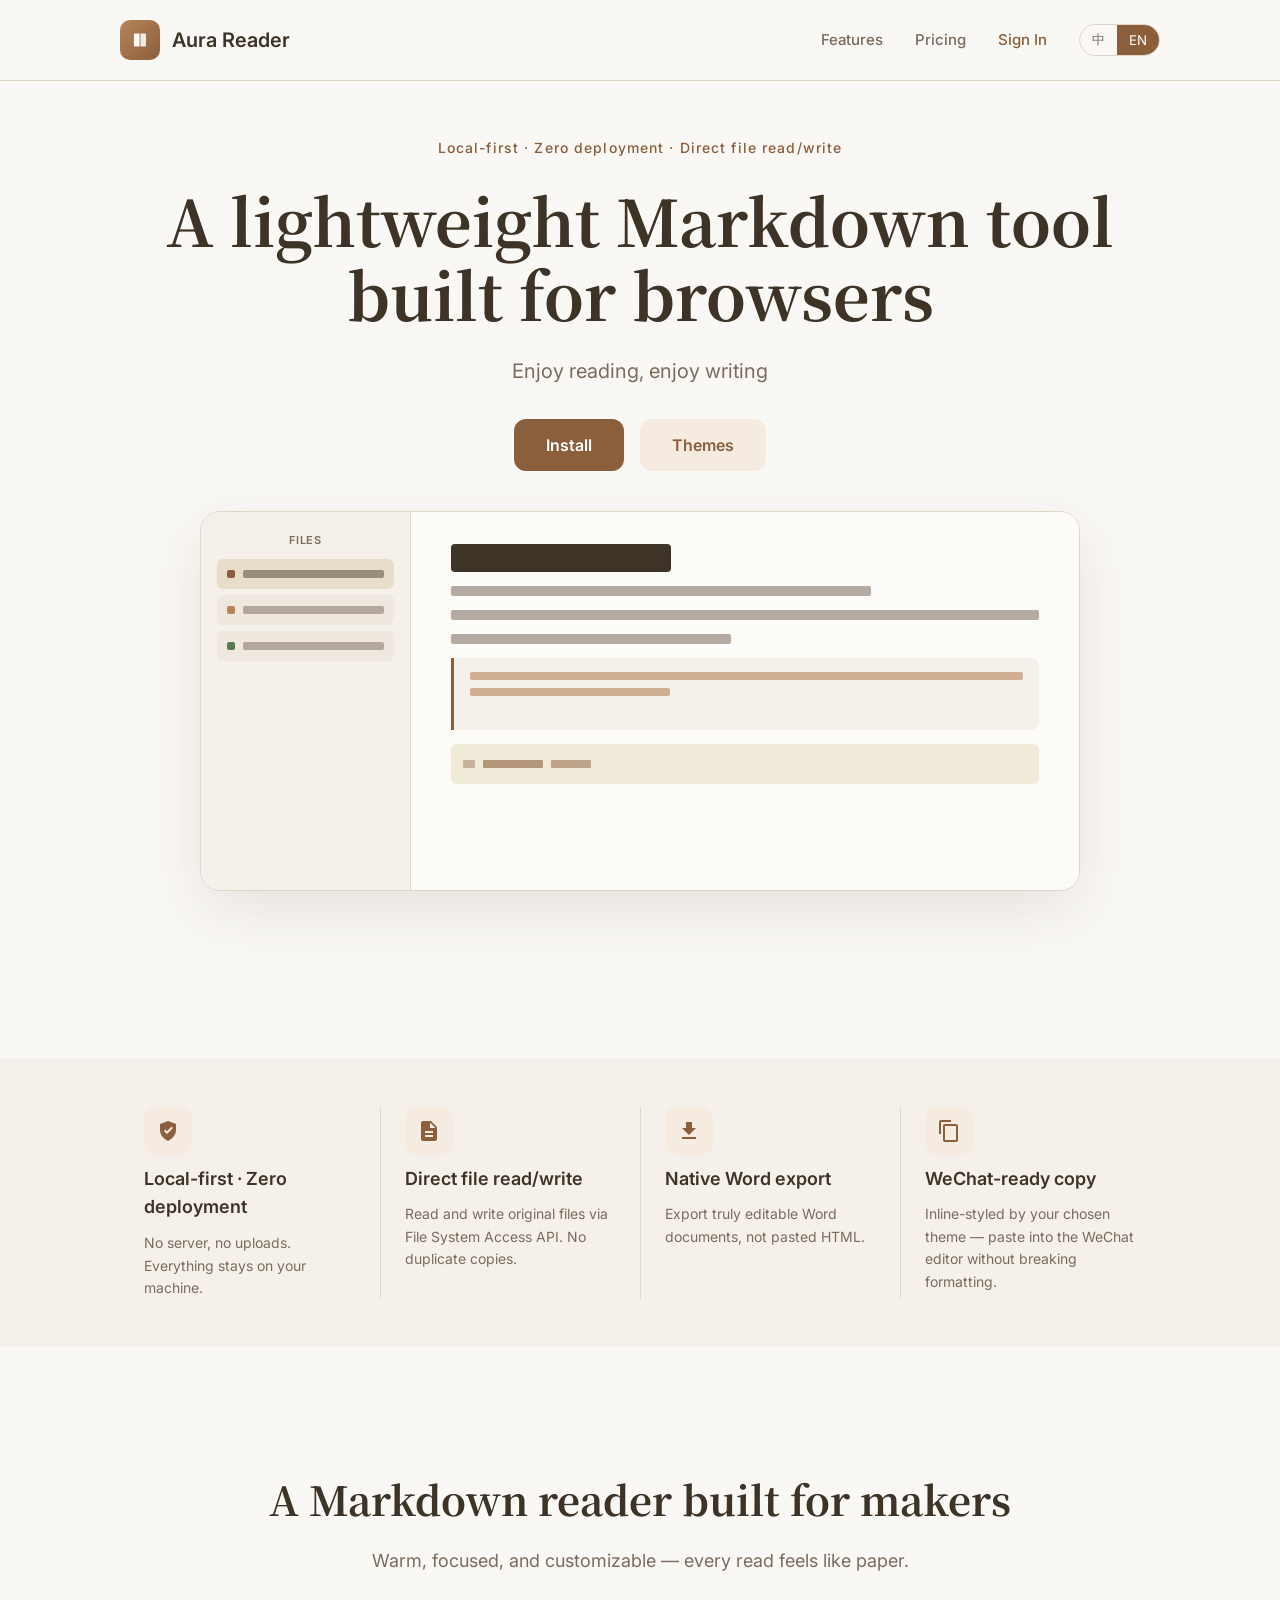
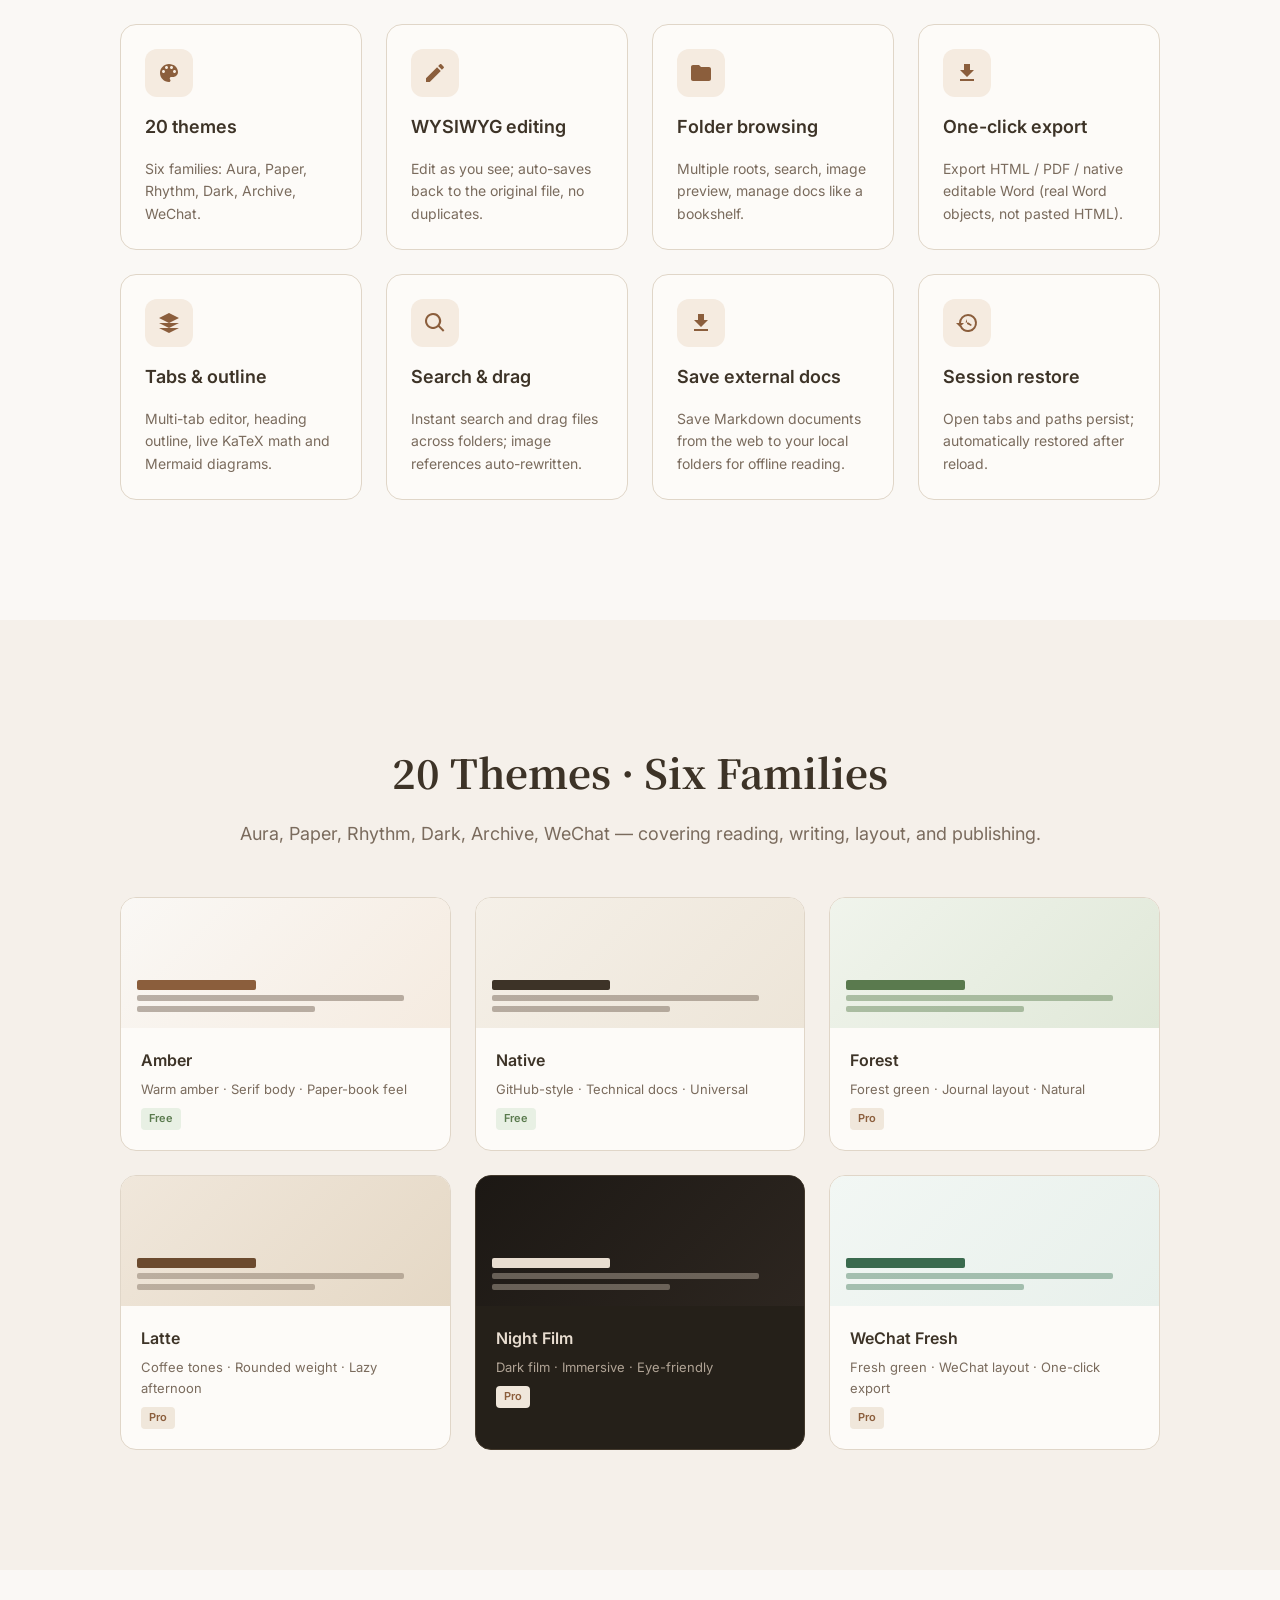
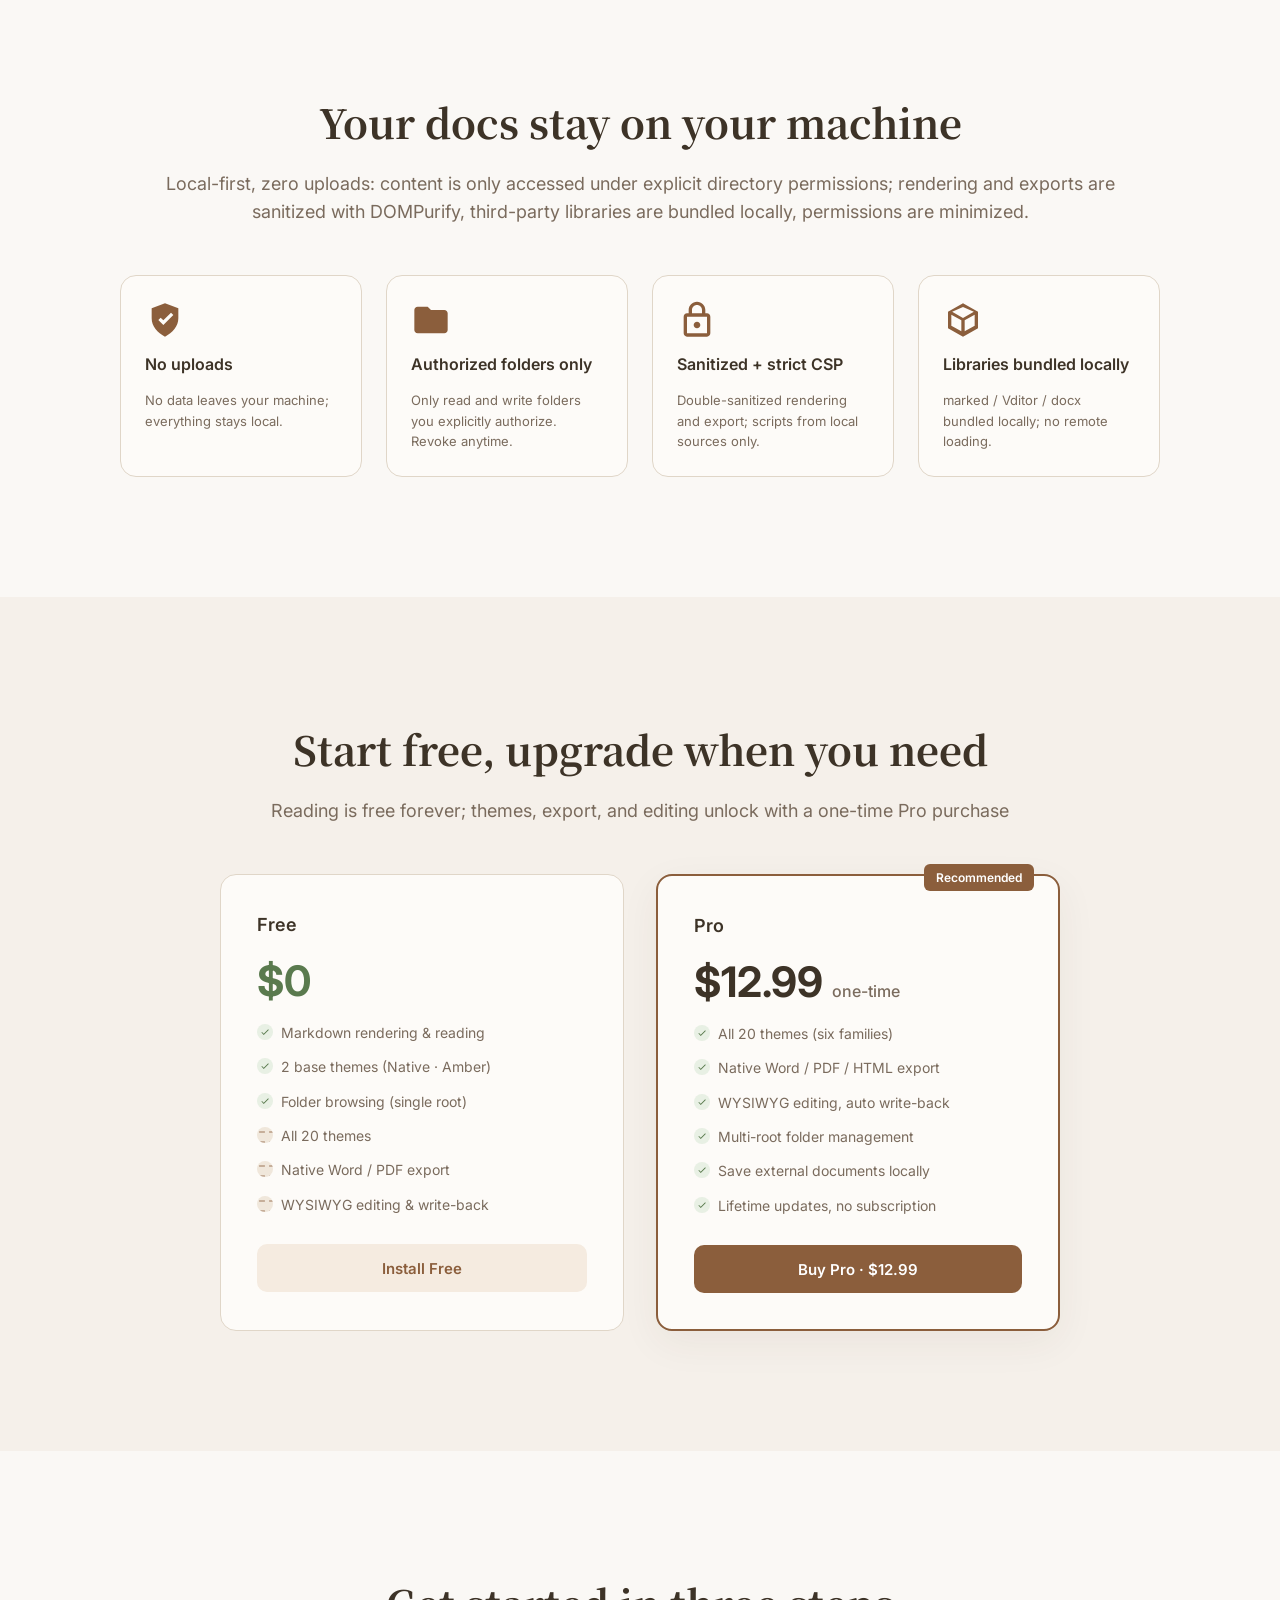
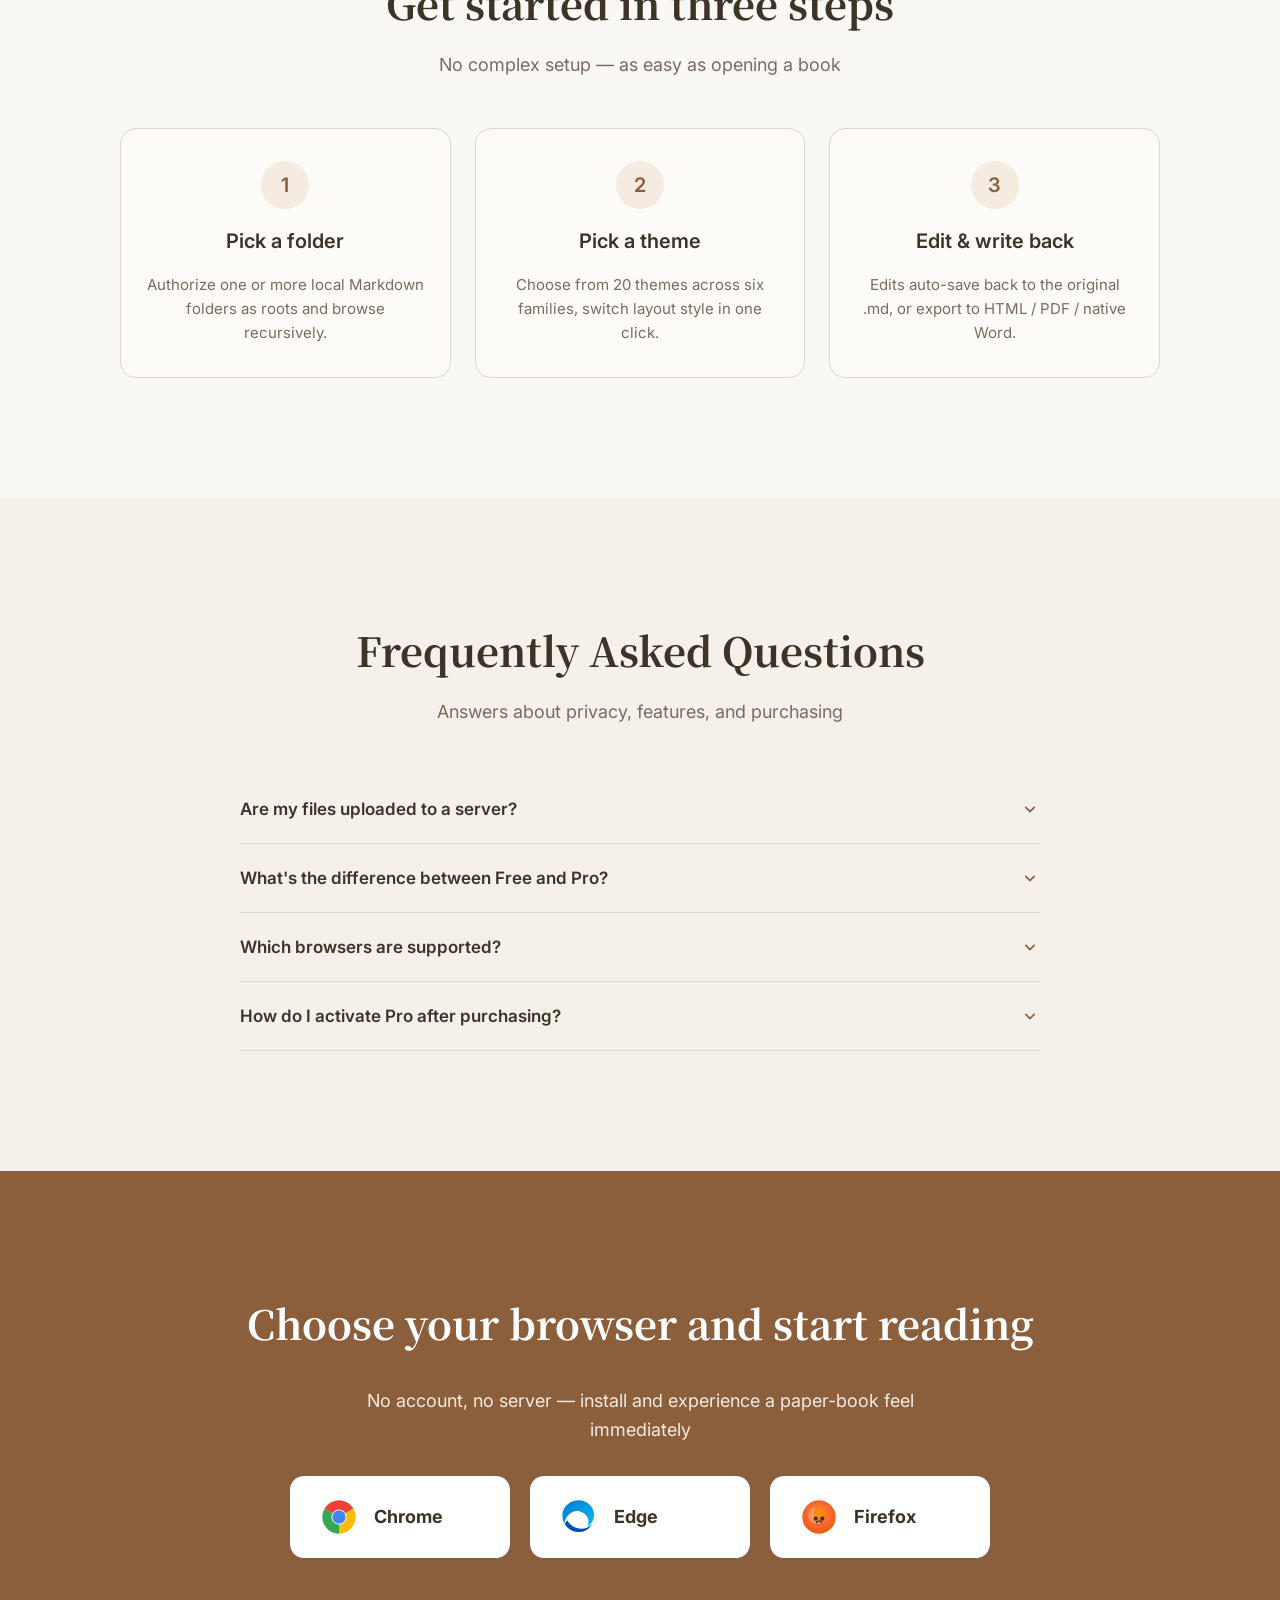
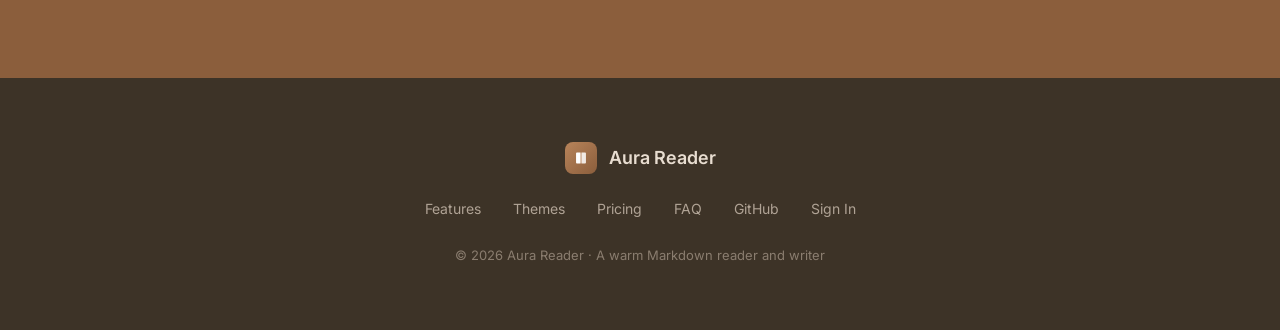
<file: index.html>
<!DOCTYPE html>
<html lang="en">
<head>
<meta charset="UTF-8">
<meta name="viewport" content="width=device-width, initial-scale=1.0">
<title>Aura Reader — 境相阅读 · A warm Markdown reader & writer</title>
<meta name="description" content="Local-first Markdown reader & writer. 20 themes, native Word export, direct file read/write. No server, no uploads.">
<link rel="preconnect" href="https://fonts.googleapis.com">
<link rel="preconnect" href="https://fonts.gstatic.com" crossorigin>
<link href="https://fonts.googleapis.com/css2?family=Inter:wght@400;500;600;700&family=Noto+Serif+SC:wght@600;700&display=swap" rel="stylesheet">
<style>
  :root{
    --bg:#faf8f5; --bg-alt:#f5f0ea; --primary:#8b5e3c; --primary-light:#b8845a;
    --primary-dim:#a07456; --text-dark:#3d3327; --text-muted:#7a6b5d; --card:#fdfbf8;
    --border:#e0d6c8; --border-light:#ede5d8;
    --night-bg:#252019; --night-deep:#1c1814; --night-text:#e8ddd0; --night-muted:#b0a395;
    --accent-green:#5a7a4e; --accent-blue:#4a6a8a;
    --radius:16px; --radius-sm:10px; --shadow:0 12px 40px rgba(60,50,35,.06);
    --shadow-lg:0 20px 60px rgba(60,50,35,.10);
    --serif:"Noto Serif SC",Georgia,serif; --sans:"Inter",-apple-system,"Segoe UI",Roboto,sans-serif;
  }
  *{margin:0;padding:0;box-sizing:border-box}
  html{scroll-behavior:smooth}
  body{font-family:var(--sans);background:var(--bg);color:var(--text-dark);line-height:1.6;-webkit-font-smoothing:antialiased}
  .wrap{max-width:1440px;margin:0 auto;padding:0 120px}
  a{text-decoration:none;color:inherit}
  button{font-family:var(--sans)}

  /* ---------- Nav ---------- */
  nav{position:sticky;top:0;z-index:50;background:rgba(250,248,245,.92);backdrop-filter:blur(8px);border-bottom:1px solid var(--border)}
  .nav-inner{display:flex;align-items:center;justify-content:space-between;height:80px}
  .brand{display:flex;align-items:center;gap:12px}
  .brand .logo{width:40px;height:40px;border-radius:10px;background:linear-gradient(135deg,#b8845a,#8b5e3c);display:flex;align-items:center;justify-content:center;flex-shrink:0}
  .brand .name{font-weight:600;font-size:20px;color:var(--text-dark)}
  .nav-links{display:flex;align-items:center;gap:32px}
  .nav-links a{font-size:15px;font-weight:500;color:var(--text-muted);transition:color .2s}
  .nav-links a:hover{color:var(--primary)}
  .nav-login{color:var(--primary)!important;font-weight:600}
  .lang-switch{display:flex;border:1px solid var(--border);border-radius:20px;overflow:hidden;font-size:13px;font-weight:600}
  .lang-switch button{border:none;background:transparent;padding:6px 12px;cursor:pointer;color:var(--text-muted);font-family:var(--sans)}
  .lang-switch button.active{background:var(--primary);color:#fff}
  .btn-install{background:var(--primary);color:#fff;border:none;border-radius:8px;height:40px;padding:0 20px;font-size:14px;font-weight:600;cursor:pointer;font-family:var(--sans);transition:opacity .2s}
  .btn-install:hover{opacity:.9}

  /* ---------- Hero ---------- */
  .hero{padding:48px 0 120px;text-align:center;display:flex;flex-direction:column;align-items:center;gap:24px}
  .eyebrow{font-size:14px;font-weight:500;letter-spacing:.08em;color:var(--primary);margin-top:8px}
  .hero h1{font-family:var(--serif);font-weight:700;font-size:64px;line-height:1.15;color:var(--text-dark);max-width:960px}
  .hero .sub{font-size:20px;color:var(--text-muted);max-width:760px;white-space:pre-line}
  .cta-row{display:flex;gap:16px;margin-top:8px}
  .btn-primary{background:var(--primary);color:#fff;border:none;border-radius:12px;height:52px;padding:0 32px;font-size:16px;font-weight:600;cursor:pointer;font-family:var(--sans);transition:opacity .2s}
  .btn-primary:hover{opacity:.9}
  .btn-ghost{background:#f5ebe0;color:var(--primary);border:none;border-radius:12px;height:52px;padding:0 32px;font-size:16px;font-weight:600;cursor:pointer;font-family:var(--sans);transition:background .2s}
  .btn-ghost:hover{background:#efe2d3}
  .reader-mock{width:880px;max-width:100%;height:380px;background:#fff;border:1px solid var(--border);border-radius:20px;display:flex;overflow:hidden;box-shadow:var(--shadow-lg);margin-top:16px;margin-bottom:48px}
  .reader-mock .sidebar{width:210px;background:#f5f0ea;padding:20px 16px;display:flex;flex-direction:column;gap:6px;border-right:1px solid var(--border)}
  .reader-mock .sidebar .sb-title{font-size:11px;font-weight:600;color:var(--text-muted);text-transform:uppercase;letter-spacing:.06em;margin-bottom:4px}
  .reader-mock .file{height:30px;border-radius:6px;display:flex;align-items:center;padding:0 10px;gap:8px}
  .reader-mock .file .dot{width:8px;height:8px;border-radius:2px;flex-shrink:0}
  .reader-mock .file.a{background:#e8ddc9}
  .reader-mock .file.a .dot{background:var(--primary)}
  .reader-mock .file.b,.reader-mock .file.c{background:#efe8df}
  .reader-mock .file.b .dot{background:var(--primary-light)}
  .reader-mock .file.c .dot{background:var(--accent-green)}
  .reader-mock .file span.lbl{height:8px;background:var(--text-muted);border-radius:2px;flex:1;opacity:.5}
  .reader-mock .file.a span.lbl{opacity:.7}
  .reader-mock .content{flex:1;background:#fdfbf8;padding:32px 40px;display:flex;flex-direction:column;gap:14px}
  .reader-mock .h1{width:220px;height:28px;background:var(--text-dark);border-radius:4px}
  .reader-mock .p{height:10px;background:var(--text-muted);border-radius:2px;opacity:.55}
  .reader-mock .p.short{width:280px}
  .reader-mock .p.mid{width:420px}
  .reader-mock .quote{height:72px;background:#f5f0ea;border-left:3px solid var(--primary);border-radius:0 8px 8px 0;padding:14px 16px;display:flex;flex-direction:column;gap:8px}
  .reader-mock .quote span{height:8px;background:var(--primary-light);border-radius:2px;width:100%;opacity:.6}
  .reader-mock .quote span.s{width:200px}
  .reader-mock .code{height:40px;background:#f0ead8;border-radius:6px;display:flex;align-items:center;gap:8px;padding:0 12px}
  .reader-mock .code .ln{width:12px;height:8px;background:var(--primary);border-radius:1px;opacity:.4}
  .reader-mock .code .ln:nth-child(2){width:60px;opacity:.6}
  .reader-mock .code .ln:nth-child(3){width:40px;opacity:.5}

  /* ---------- Diff banner ---------- */
  .diff{background:var(--bg-alt);padding:48px 0}
  .diff-grid{display:grid;grid-template-columns:repeat(4,1fr)}
  .diff-item{padding:0 24px;display:flex;flex-direction:column;gap:10px}
  .diff-item + .diff-item{border-left:1px solid var(--border)}
  .diff-ico{width:48px;height:48px;border-radius:12px;background:#f5ebe0;display:flex;align-items:center;justify-content:center}
  .diff-item h3{font-size:18px;font-weight:600;color:var(--text-dark)}
  .diff-item p{font-size:14px;color:var(--text-muted)}

  /* ---------- Section shells ---------- */
  section.block{padding:120px 0}
  .block.alt{background:var(--bg-alt)}
  .sec-head{text-align:center;max-width:960px;margin:0 auto 48px;display:flex;flex-direction:column;gap:16px}
  .sec-head h2{font-family:var(--serif);font-weight:700;font-size:40px;color:var(--text-dark)}
  .sec-head p{font-size:18px;color:var(--text-muted)}

  /* ---------- Feature cards ---------- */
  .card-grid{display:grid;grid-template-columns:repeat(4,1fr);gap:24px}
  .card{background:var(--card);border:1px solid var(--border);border-radius:var(--radius);padding:24px;display:flex;flex-direction:column;gap:16px;transition:border-color .2s,box-shadow .2s}
  .card:hover{border-color:var(--primary-light);box-shadow:var(--shadow)}
  .card .ico{width:48px;height:48px;border-radius:12px;background:#f5ebe0;display:flex;align-items:center;justify-content:center}
  .card h3{font-size:18px;font-weight:600;color:var(--text-dark)}
  .card p{font-size:14px;color:var(--text-muted)}

  /* ---------- Theme cards ---------- */
  .theme-grid{display:grid;grid-template-columns:repeat(3,1fr);gap:24px}
  .theme-card{background:var(--card);border:1px solid var(--border);border-radius:var(--radius);overflow:hidden;display:flex;flex-direction:column;transition:border-color .2s,box-shadow .2s}
  .theme-card:hover{border-color:var(--primary-light);box-shadow:var(--shadow)}
  .theme-card .swatch{height:130px;display:flex;align-items:flex-end;padding:16px}
  .theme-card .swatch .sample{width:100%;display:flex;flex-direction:column;gap:5px}
  .theme-card .swatch .sample .bar{height:6px;border-radius:2px}
  .theme-card .swatch .sample .bar.title{height:10px;width:40%}
  .theme-card .swatch .sample .bar.body{width:90%}
  .theme-card .swatch .sample .bar.body.short{width:60%}
  .theme-card.dark{background:var(--night-bg);border-color:#43392c}
  .theme-card .meta{padding:20px}
  .theme-card h3{font-size:16px;font-weight:600;color:var(--text-dark);margin-bottom:6px}
  .theme-card.dark h3{color:var(--night-text)}
  .theme-card .meta p{font-size:13px;color:var(--text-muted)}
  .theme-card.dark .meta p{color:var(--night-muted)}
  .theme-badge{display:inline-block;font-size:11px;font-weight:600;padding:2px 8px;border-radius:4px;margin-top:8px}
  .theme-badge.free{background:#e8f0e4;color:var(--accent-green)}
  .theme-badge.pro{background:#f0e7db;color:var(--primary)}

  /* ---------- Privacy ---------- */
  .trust-grid{display:grid;grid-template-columns:repeat(4,1fr);gap:24px}
  .trust{background:var(--card);border:1px solid var(--border);border-radius:var(--radius);padding:24px;display:flex;flex-direction:column;gap:12px}
  .trust .ico{width:40px;height:40px}
  .trust h3{font-size:16px;font-weight:600;color:var(--text-dark)}
  .trust p{font-size:13px;color:var(--text-muted)}

  /* ---------- Steps ---------- */
  .steps-grid{display:grid;grid-template-columns:repeat(3,1fr);gap:24px}
  .step{background:var(--card);border:1px solid var(--border);border-radius:var(--radius);padding:32px 24px;display:flex;flex-direction:column;align-items:center;gap:16px;text-align:center}
  .step .num{width:48px;height:48px;border-radius:24px;background:#f5ebe0;display:flex;align-items:center;justify-content:center;font-size:20px;font-weight:600;color:var(--primary)}
  .step h3{font-size:20px;font-weight:600;color:var(--text-dark)}
  .step p{font-size:15px;color:var(--text-muted)}

  /* ---------- Pricing ---------- */
  .price-grid{display:grid;grid-template-columns:1fr 1fr;gap:32px;max-width:840px;margin:0 auto}
  .price-card{background:var(--card);border:1px solid var(--border);border-radius:var(--radius);padding:36px;display:flex;flex-direction:column;gap:20px;position:relative}
  .price-card.pro{border-color:var(--primary);border-width:2px;box-shadow:var(--shadow)}
  .price-tag{position:absolute;top:-12px;right:24px;background:var(--primary);color:#fff;font-size:12px;font-weight:600;padding:4px 12px;border-radius:6px}
  .price-plan{font-size:18px;font-weight:600;color:var(--text-dark)}
  .price-amount{font-size:42px;font-weight:700;color:var(--text-dark);line-height:1}
  .price-amount .unit{font-size:16px;font-weight:500;color:var(--text-muted)}
  .price-amount .free{color:var(--accent-green)}
  .price-feat{list-style:none;display:flex;flex-direction:column;gap:12px}
  .price-feat li{font-size:14px;color:var(--text-muted);display:flex;align-items:flex-start;gap:8px}
  .price-feat li::before{content:"";width:16px;height:16px;border-radius:50%;background:#e8f0e4;flex-shrink:0;margin-top:2px;background-image:url("data:image/svg+xml,%3Csvg width='10' height='10' viewBox='0 0 24 24' fill='none' xmlns='http://www.w3.org/2000/svg'%3E%3Cpath d='M9 16.2L4.8 12l-1.4 1.4L9 19 21 7l-1.4-1.4z' fill='%235a7a4e'/%3E%3C/svg%3E");background-repeat:no-repeat;background-position:center}
  .price-feat li.no::before{background:#f0e7db;background-image:url("data:image/svg+xml,%3Csvg width='10' height='10' viewBox='0 0 24 24' fill='none' xmlns='http://www.w3.org/2000/svg'%3E%3Cpath d='M19 13H5v-2h14v2z' fill='%238b5e3c'/%3E%3C/svg%3E")}
  .price-btn{margin-top:8px;height:48px;border-radius:10px;border:none;font-size:15px;font-weight:600;cursor:pointer;font-family:var(--sans);transition:opacity .2s}
  .price-btn.free-btn{background:#f5ebe0;color:var(--primary)}
  .price-btn.pro-btn{background:var(--primary);color:#fff}
  .price-btn:hover{opacity:.9}

  /* ---------- FAQ ---------- */
  .faq-list{max-width:800px;margin:0 auto;display:flex;flex-direction:column;gap:0}
  .faq-item{border-bottom:1px solid var(--border)}
  .faq-q{width:100%;text-align:left;background:none;border:none;padding:24px 0;font-size:17px;font-weight:600;color:var(--text-dark);cursor:pointer;display:flex;justify-content:space-between;align-items:center;font-family:var(--sans)}
  .faq-q .arrow{width:20px;height:20px;transition:transform .2s;flex-shrink:0;color:var(--primary)}
  .faq-q.open .arrow{transform:rotate(180deg)}
  .faq-a{max-height:0;overflow:hidden;transition:max-height .3s ease}
  .faq-a.open{max-height:240px}
  .faq-a p{padding:0 0 24px;font-size:15px;color:var(--text-muted);line-height:1.7}

  /* ---------- Download / Browser stores ---------- */
  .download{background:var(--primary);padding:120px 0;text-align:center;display:flex;flex-direction:column;align-items:center;gap:32px}
  .download h2{font-family:var(--serif);font-weight:700;font-size:40px;color:#fff;max-width:820px}
  .download .dl-sub{font-size:18px;color:#f5ebe0;max-width:640px}
  .browser-badges{display:flex;gap:20px;flex-wrap:wrap;justify-content:center}
  .browser-badge{background:#fff;border-radius:14px;padding:20px 28px;display:flex;align-items:center;gap:14px;cursor:pointer;transition:transform .2s,box-shadow .2s;text-decoration:none;color:inherit;position:relative;min-width:220px}
  .browser-badge:hover{transform:translateY(-3px);box-shadow:0 12px 32px rgba(0,0,0,.15)}
  .browser-badge .b-logo{width:42px;height:42px;flex-shrink:0;display:flex;align-items:center;justify-content:center}
  .browser-badge .b-text{text-align:left}
  .browser-badge .b-label{font-size:11px;color:var(--text-muted);font-weight:500;letter-spacing:.02em}
  .browser-badge .b-name{font-size:18px;font-weight:700;color:var(--text-dark)}
  .browser-badge .b-soon{position:absolute;top:-8px;right:12px;background:var(--accent-green);color:#fff;font-size:10px;font-weight:600;padding:2px 8px;border-radius:4px;white-space:nowrap}
  .dl-note{font-size:14px;color:#e8ddd0;max-width:480px}
  .dl-note a{color:#fff;text-decoration:underline;text-underline-offset:3px}

  /* ---------- Footer ---------- */
  footer{background:var(--text-dark);padding:64px 0;display:flex;flex-direction:column;align-items:center;gap:24px}
  .foot-brand{display:flex;align-items:center;gap:12px}
  .foot-brand .logo{width:32px;height:32px;border-radius:8px;background:linear-gradient(135deg,#b8845a,#8b5e3c);display:flex;align-items:center;justify-content:center}
  .foot-brand .name{font-size:18px;font-weight:600;color:var(--night-text)}
  .foot-links{display:flex;gap:32px;flex-wrap:wrap;justify-content:center}
  .foot-links a{font-size:14px;color:var(--night-muted);transition:color .2s}
  .foot-links a:hover{color:#fff}
  .foot-copy{font-size:13px;color:#8a7d6f;text-align:center}

  /* ---------- Auth Modal ---------- */
  .auth-overlay{position:fixed;inset:0;background:rgba(30,25,20,.55);backdrop-filter:blur(4px);z-index:100;display:flex;align-items:center;justify-content:center;opacity:0;pointer-events:none;transition:opacity .25s}
  .auth-overlay.show{opacity:1;pointer-events:auto}
  .auth-modal{background:var(--card);border-radius:20px;width:400px;max-width:calc(100vw - 48px);padding:36px 32px;box-shadow:0 24px 80px rgba(0,0,0,.25);transform:translateY(12px);transition:transform .25s}
  .auth-overlay.show .auth-modal{transform:translateY(0)}
  .auth-close{position:absolute;top:16px;right:16px;width:32px;height:32px;border:none;background:transparent;font-size:20px;color:var(--text-muted);cursor:pointer;border-radius:8px;transition:background .2s}
  .auth-close:hover{background:var(--bg-alt)}
  .auth-logo{display:flex;align-items:center;gap:10px;margin-bottom:20px}
  .auth-logo .logo{width:32px;height:32px;border-radius:8px;background:linear-gradient(135deg,#b8845a,#8b5e3c);display:flex;align-items:center;justify-content:center}
  .auth-logo .name{font-weight:600;font-size:16px;color:var(--text-dark)}
  .auth-tabs{display:flex;gap:0;margin-bottom:24px;border-bottom:2px solid var(--border)}
  .auth-tab{flex:1;padding:10px 0;text-align:center;font-size:15px;font-weight:600;color:var(--text-muted);background:none;border:none;cursor:pointer;border-bottom:2px solid transparent;margin-bottom:-2px;transition:color .2s,border-color .2s;font-family:var(--sans)}
  .auth-tab.active{color:var(--primary);border-bottom-color:var(--primary)}
  .auth-form{display:flex;flex-direction:column;gap:16px}
  .auth-form.hidden{display:none}
  .auth-form .field{display:flex;flex-direction:column;gap:6px}
  .auth-form label{font-size:13px;font-weight:500;color:var(--text-muted)}
  .auth-form input{height:44px;border:1px solid var(--border);border-radius:10px;padding:0 14px;font-size:15px;font-family:var(--sans);color:var(--text-dark);background:#fff;outline:none;transition:border-color .2s}
  .auth-form input:focus{border-color:var(--primary)}
  .auth-btn{height:46px;border:none;border-radius:10px;background:var(--primary);color:#fff;font-size:15px;font-weight:600;cursor:pointer;font-family:var(--sans);transition:opacity .2s;margin-top:4px}
  .auth-btn:hover{opacity:.9}
  .auth-btn:disabled{opacity:.6;cursor:not-allowed}
  .auth-alert{font-size:13px;padding:10px 14px;border-radius:8px;display:none}
  .auth-alert.show{display:block}
  .auth-alert.error{background:#fdf0f0;color:#c0392b}
  .auth-alert.success{background:#f0f8f0;color:var(--accent-green)}
  .auth-user{display:none;text-align:center;flex-direction:column;gap:16px}
  .auth-user.show{display:flex}
  .auth-user .email{font-size:15px;color:var(--text-dark);font-weight:500}
  .auth-user .plan{display:inline-block;font-size:12px;font-weight:600;padding:4px 12px;border-radius:6px}
  .auth-user .plan.free{background:#e8f0e4;color:var(--accent-green)}
  .auth-user .plan.pro{background:#f0e7db;color:var(--primary)}
  .auth-upgrade{display:block;text-align:center;padding:12px;border-radius:10px;background:var(--primary);color:#fff;font-size:14px;font-weight:600;cursor:pointer;text-decoration:none}
  .auth-logout{background:none;border:none;color:var(--text-muted);font-size:14px;cursor:pointer;font-family:var(--sans);padding:8px}
  .auth-logout:hover{color:var(--primary)}
  .auth-forgot{text-align:center;font-size:13px;color:var(--primary);text-decoration:none;margin-top:4px;cursor:pointer}
  .auth-forgot:hover{text-decoration:underline}
  .auth-reset-hint{font-size:13px;color:var(--text-muted);text-align:center;margin-bottom:4px;line-height:1.5}

  /* ---------- Responsive ---------- */
  @media (max-width:1100px){
    .wrap{padding:0 48px}
    .hero h1{font-size:48px}
    .card-grid{grid-template-columns:repeat(2,1fr)}
    .diff-grid,.trust-grid{grid-template-columns:repeat(2,1fr)}
    .diff-item:nth-child(3){border-left:none}
  }
  @media (max-width:680px){
    .wrap{padding:0 24px}
    nav .nav-links a:not(.nav-login){display:none}
    .hero{padding:72px 0}
    .hero h1{font-size:36px}
    .hero .sub{font-size:17px}
    .reader-mock{height:260px}
    .reader-mock .sidebar{width:140px}
    section.block{padding:72px 0}
    .sec-head h2,.download h2,.cta h2{font-size:28px}
    .card-grid,.theme-grid,.steps-grid,.diff-grid,.trust-grid{grid-template-columns:1fr}
    .diff-item + .diff-item{border-left:none;border-top:1px solid var(--border);padding-top:24px}
    .browser-badges{flex-direction:column;align-items:stretch}
    .browser-badge{min-width:auto}
    .price-grid{gap:16px}
    .price-card{padding:24px 18px}
    .price-amount{font-size:32px}
    .price-feat li{font-size:13px}
  }
</style>
</head>
<body>

<!-- NAV -->
<nav>
  <div class="wrap nav-inner">
    <a class="brand" href="#">
      <span class="logo" aria-hidden="true">
        <svg width="22" height="22" viewBox="0 0 40 40" fill="none"><rect x="9" y="8" width="11" height="24" rx="2" fill="#fff"/><rect x="20" y="8" width="11" height="24" rx="2" fill="#fff" opacity=".85"/><rect x="19" y="8" width="2" height="24" fill="#b8845a"/></svg>
      </span>
      <span class="name" data-i18n="brand"></span>
    </a>
    <div class="nav-links">
      <a href="#features" data-i18n="nav.features"></a>
      <a href="#pricing" data-i18n="nav.pricing"></a>
      <a href="https://aura-reader.github.io/login.html" target="_blank" class="nav-login" data-i18n="nav.login" onclick="openAuthModal();return false"></a>
      <span class="lang-switch">
        <button id="lang-zh" onclick="setLang('zh')">中</button>
        <button id="lang-en" class="active" onclick="setLang('en')">EN</button>
      </span>
    </div>
  </div>
</nav>

<!-- HERO -->
<header class="hero wrap">
  <span class="eyebrow" data-i18n="hero.eyebrow"></span>
  <h1 data-i18n="hero.title"></h1>
  <p class="sub" data-i18n="hero.sub"></p>
  <div class="cta-row">
    <button class="btn-primary" data-i18n="hero.cta1" onclick="document.getElementById('download').scrollIntoView()"></button>
    <button class="btn-ghost" data-i18n="hero.cta2" onclick="document.getElementById('themes').scrollIntoView()"></button>
  </div>
  <div class="reader-mock" aria-hidden="true">
    <div class="sidebar">
      <span class="sb-title">files</span>
      <span class="file a"><span class="dot"></span><span class="lbl"></span></span>
      <span class="file b"><span class="dot"></span><span class="lbl"></span></span>
      <span class="file c"><span class="dot"></span><span class="lbl"></span></span>
    </div>
    <div class="content">
      <span class="h1"></span>
      <span class="p mid"></span>
      <span class="p"></span>
      <span class="p short"></span>
      <span class="quote"><span></span><span class="s"></span></span>
      <span class="code"><span class="ln"></span><span class="ln"></span><span class="ln"></span></span>
    </div>
  </div>
</header>

<!-- DIFF BANNER -->
<section class="diff">
  <div class="wrap diff-grid">
    <div class="diff-item">
      <span class="diff-ico" aria-hidden="true"><svg width="24" height="24" viewBox="0 0 24 24"><path d="M12 2L4 5v6c0 5 3.5 8.5 8 11 4.5-2.5 8-6 8-11V5l-8-3zm-1 13l-3-3 1.4-1.4L11 12.2l4.6-4.6L17 9l-6 6z" fill="#8b5e3c"/></svg></span>
      <h3 data-i18n="diff1.title"></h3><p data-i18n="diff1.desc"></p>
    </div>
    <div class="diff-item">
      <span class="diff-ico" aria-hidden="true"><svg width="24" height="24" viewBox="0 0 24 24"><path d="M14 2H6a2 2 0 00-2 2v16a2 2 0 002 2h12a2 2 0 002-2V8l-6-6zm2 16H8v-2h8v2zm0-4H8v-2h8v2zm-3-5V3.5L18.5 9H13z" fill="#8b5e3c"/></svg></span>
      <h3 data-i18n="diff2.title"></h3><p data-i18n="diff2.desc"></p>
    </div>
    <div class="diff-item">
      <span class="diff-ico" aria-hidden="true"><svg width="24" height="24" viewBox="0 0 24 24"><path d="M19 9h-4V3H9v6H5l7 7 7-7zM5 18v2h14v-2H5z" fill="#8b5e3c"/></svg></span>
      <h3 data-i18n="diff3.title"></h3><p data-i18n="diff3.desc"></p>
    </div>
    <div class="diff-item">
      <span class="diff-ico" aria-hidden="true"><svg width="24" height="24" viewBox="0 0 24 24"><path d="M16 1H4c-1.1 0-2 .9-2 2v12h2V3h10V1zm3 4H8c-1.1 0-2 .9-2 2v14c0 1.1.9 2 2 2h11c1.1 0 2-.9 2-2V7c0-1.1-.9-2-2-2zm0 16H8V7h11v14z" fill="#8b5e3c"/></svg></span>
      <h3 data-i18n="diff4.title"></h3><p data-i18n="diff4.desc"></p>
    </div>
  </div>
</section>

<!-- FEATURES -->
<section class="block" id="features">
  <div class="wrap">
    <div class="sec-head">
      <h2 data-i18n="feat.title"></h2>
      <p data-i18n="feat.sub"></p>
    </div>
    <div class="card-grid">
      <div class="card">
        <span class="ico" aria-hidden="true"><svg width="24" height="24" viewBox="0 0 24 24"><path d="M12 3c-4.97 0-9 4.03-9 9s4.03 9 9 9c.83 0 1.5-.67 1.5-1.5 0-.39-.15-.74-.39-1.01-.23-.26-.38-.61-.38-.99 0-.83.67-1.5 1.5-1.5H16c2.76 0 5-2.24 5-5 0-4.42-4.03-8-9-8zm-5.5 9c-.83 0-1.5-.67-1.5-1.5S5.67 9 6.5 9 8 9.67 8 10.5 7.33 12 6.5 12zm3-4C8.67 8 8 7.33 8 6.5S8.67 5 9.5 5s1.5.67 1.5 1.5S10.33 8 9.5 8zm5 0c-.83 0-1.5-.67-1.5-1.5S13.67 5 14.5 5s1.5.67 1.5 1.5S15.33 8 14.5 8zm3 4c-.83 0-1.5-.67-1.5-1.5S16.67 9 17.5 9s1.5.67 1.5 1.5-.67 1.5-1.5 1.5z" fill="#8b5e3c"/></svg></span>
        <h3 data-i18n="f1.title"></h3><p data-i18n="f1.desc"></p>
      </div>
      <div class="card">
        <span class="ico" aria-hidden="true"><svg width="24" height="24" viewBox="0 0 24 24"><path d="M3 17.25V21h3.75L17.81 9.94l-3.75-3.75L3 17.25zM20.71 7.04c.39-.39.39-1.02 0-1.41l-2.34-2.34c-.39-.39-1.02-.39-1.41 0l-1.83 1.83 3.75 3.75 1.83-1.83z" fill="#8b5e3c"/></svg></span>
        <h3 data-i18n="f2.title"></h3><p data-i18n="f2.desc"></p>
      </div>
      <div class="card">
        <span class="ico" aria-hidden="true"><svg width="24" height="24" viewBox="0 0 24 24"><path d="M10 4H4c-1.1 0-1.99.9-1.99 2L2 18c0 1.1.9 2 2 2h16c1.1 0 2-.9 2-2V8c0-1.1-.9-2-2-2h-8l-2-2z" fill="#8b5e3c"/></svg></span>
        <h3 data-i18n="f3.title"></h3><p data-i18n="f3.desc"></p>
      </div>
      <div class="card">
        <span class="ico" aria-hidden="true"><svg width="24" height="24" viewBox="0 0 24 24"><path d="M19 9h-4V3H9v6H5l7 7 7-7zM5 18v2h14v-2H5z" fill="#8b5e3c"/></svg></span>
        <h3 data-i18n="f4.title"></h3><p data-i18n="f4.desc"></p>
      </div>
      <div class="card">
        <span class="ico" aria-hidden="true"><svg width="24" height="24" viewBox="0 0 24 24"><path d="M12 2L2 7l10 5 10-5-10-5zM2 17l10 5 10-5M2 12l10 5 10-5" fill="#8b5e3c"/></svg></span>
        <h3 data-i18n="f5.title"></h3><p data-i18n="f5.desc"></p>
      </div>
      <div class="card">
        <span class="ico" aria-hidden="true"><svg width="24" height="24" viewBox="0 0 24 24"><path d="M10 2a8 8 0 105.3 14l4.7 4.7 1.4-1.4-4.7-4.7A8 8 0 0010 2zm0 2a6 6 0 110 12 6 6 0 010-12z" fill="#8b5e3c"/></svg></span>
        <h3 data-i18n="f6.title"></h3><p data-i18n="f6.desc"></p>
      </div>
      <div class="card">
        <span class="ico" aria-hidden="true"><svg width="24" height="24" viewBox="0 0 24 24"><path d="M19 9h-4V3H9v6H5l7 7 7-7zM5 18v2h14v-2H5z" fill="#8b5e3c"/></svg></span>
        <h3 data-i18n="f7.title"></h3><p data-i18n="f7.desc"></p>
      </div>
      <div class="card">
        <span class="ico" aria-hidden="true"><svg width="24" height="24" viewBox="0 0 24 24"><path d="M13 3a9 9 0 00-9 9H1l4 4 4-4H6a7 7 0 117 7 7 7 0 01-6.3-4H4.5A9 9 0 1013 3zm-1 5v5l4 2 .75-1.23L13.5 11.5h-3z" fill="#8b5e3c"/></svg></span>
        <h3 data-i18n="f8.title"></h3><p data-i18n="f8.desc"></p>
      </div>
    </div>
  </div>
</section>

<!-- THEMES -->
<section class="block alt" id="themes">
  <div class="wrap">
    <div class="sec-head">
      <h2 data-i18n="themes.title"></h2>
      <p data-i18n="themes.sub"></p>
    </div>
    <div class="theme-grid">
      <div class="theme-card">
        <div class="swatch" style="background:linear-gradient(135deg,#faf8f5,#f5ebe0)">
          <div class="sample"><span class="bar title" style="background:#8b5e3c"></span><span class="bar body" style="background:#7a6b5d;opacity:.5"></span><span class="bar body short" style="background:#7a6b5d;opacity:.5"></span></div>
        </div>
        <div class="meta">
          <h3 data-i18n="t1.name"></h3><p data-i18n="t1.desc"></p>
          <span class="theme-badge free" data-i18n="badge.free"></span>
        </div>
      </div>
      <div class="theme-card">
        <div class="swatch" style="background:linear-gradient(135deg,#f5f0e8,#ede5d8)">
          <div class="sample"><span class="bar title" style="background:#3d3327"></span><span class="bar body" style="background:#7a6b5d;opacity:.5"></span><span class="bar body short" style="background:#7a6b5d;opacity:.5"></span></div>
        </div>
        <div class="meta">
          <h3 data-i18n="t2.name"></h3><p data-i18n="t2.desc"></p>
          <span class="theme-badge free" data-i18n="badge.free"></span>
        </div>
      </div>
      <div class="theme-card">
        <div class="swatch" style="background:linear-gradient(135deg,#f0f4ec,#e0e8d8)">
          <div class="sample"><span class="bar title" style="background:#5a7a4e"></span><span class="bar body" style="background:#6a8a5e;opacity:.5"></span><span class="bar body short" style="background:#6a8a5e;opacity:.5"></span></div>
        </div>
        <div class="meta">
          <h3 data-i18n="t3.name"></h3><p data-i18n="t3.desc"></p>
          <span class="theme-badge pro" data-i18n="badge.pro"></span>
        </div>
      </div>
      <div class="theme-card">
        <div class="swatch" style="background:linear-gradient(135deg,#f0e7db,#e5d8c5)">
          <div class="sample"><span class="bar title" style="background:#6b4a2e"></span><span class="bar body" style="background:#8a7a6a;opacity:.5"></span><span class="bar body short" style="background:#8a7a6a;opacity:.5"></span></div>
        </div>
        <div class="meta">
          <h3 data-i18n="t4.name"></h3><p data-i18n="t4.desc"></p>
          <span class="theme-badge pro" data-i18n="badge.pro"></span>
        </div>
      </div>
      <div class="theme-card dark">
        <div class="swatch" style="background:linear-gradient(135deg,#1c1814,#2d2620)">
          <div class="sample"><span class="bar title" style="background:#e8ddd0"></span><span class="bar body" style="background:#b0a395;opacity:.5"></span><span class="bar body short" style="background:#b0a395;opacity:.5"></span></div>
        </div>
        <div class="meta">
          <h3 data-i18n="t5.name"></h3><p data-i18n="t5.desc"></p>
          <span class="theme-badge pro" data-i18n="badge.pro"></span>
        </div>
      </div>
      <div class="theme-card">
        <div class="swatch" style="background:linear-gradient(135deg,#f2f7f4,#e8f0eb)">
          <div class="sample"><span class="bar title" style="background:#3a6a4e"></span><span class="bar body" style="background:#5a8a6e;opacity:.5"></span><span class="bar body short" style="background:#5a8a6e;opacity:.5"></span></div>
        </div>
        <div class="meta">
          <h3 data-i18n="t6.name"></h3><p data-i18n="t6.desc"></p>
          <span class="theme-badge pro" data-i18n="badge.pro"></span>
        </div>
      </div>
    </div>
  </div>
</section>

<!-- PRIVACY -->
<section class="block">
  <div class="wrap">
    <div class="sec-head">
      <h2 data-i18n="privacy.title"></h2>
      <p data-i18n="privacy.sub"></p>
    </div>
    <div class="trust-grid">
      <div class="trust">
        <span class="ico" aria-hidden="true"><svg width="40" height="40" viewBox="0 0 24 24"><path d="M12 2L4 5v6c0 5 3.5 8.5 8 11 4.5-2.5 8-6 8-11V5l-8-3zm-1 13l-3-3 1.4-1.4L11 12.2l4.6-4.6L17 9l-6 6z" fill="#8b5e3c"/></svg></span>
        <h3 data-i18n="p1.title"></h3><p data-i18n="p1.desc"></p>
      </div>
      <div class="trust">
        <span class="ico" aria-hidden="true"><svg width="40" height="40" viewBox="0 0 24 24"><path d="M10 4H4c-1.1 0-1.99.9-1.99 2L2 18c0 1.1.9 2 2 2h16c1.1 0 2-.9 2-2V8c0-1.1-.9-2-2-2h-8l-2-2z" fill="#8b5e3c"/></svg></span>
        <h3 data-i18n="p2.title"></h3><p data-i18n="p2.desc"></p>
      </div>
      <div class="trust">
        <span class="ico" aria-hidden="true"><svg width="40" height="40" viewBox="0 0 24 24"><path d="M18 8h-1V6c0-2.76-2.24-5-5-5S7 3.24 7 6v2H6c-1.1 0-2 .9-2 2v10c0 1.1.9 2 2 2h12c1.1 0 2-.9 2-2V10c0-1.1-.9-2-2-2zM9 6c0-1.66 1.34-3 3-3s3 1.34 3 3v2H9V6zm9 14H6V10h12v10zm-6-3c1.1 0 2-.9 2-2s-.9-2-2-2-2 .9-2 2 .9 2 2 2z" fill="#8b5e3c"/></svg></span>
        <h3 data-i18n="p3.title"></h3><p data-i18n="p3.desc"></p>
      </div>
      <div class="trust">
        <span class="ico" aria-hidden="true"><svg width="40" height="40" viewBox="0 0 24 24"><path d="M12 2L3 7v10l9 5 9-5V7l-9-5zm0 2.2L18.5 7 12 10.8 5.5 7 12 4.2zM5 8.8l6 3.4v6.6l-6-3.4V8.8zm14 0v6.6l-6 3.4v-6.6l6-3.4z" fill="#8b5e3c"/></svg></span>
        <h3 data-i18n="p4.title"></h3><p data-i18n="p4.desc"></p>
      </div>
    </div>
  </div>
</section>

<!-- PRICING -->
<section class="block alt" id="pricing">
  <div class="wrap">
    <div class="sec-head">
      <h2 data-i18n="pricing.title"></h2>
      <p data-i18n="pricing.sub"></p>
    </div>
    <div class="price-grid">
      <div class="price-card">
        <div class="price-plan" data-i18n="price.free.plan"></div>
        <div class="price-amount"><span class="free" data-i18n="price.free.cost"></span></div>
        <ul class="price-feat">
          <li data-i18n="price.free.f1"></li>
          <li data-i18n="price.free.f2"></li>
          <li data-i18n="price.free.f3"></li>
          <li class="no" data-i18n="price.free.f4"></li>
          <li class="no" data-i18n="price.free.f5"></li>
          <li class="no" data-i18n="price.free.f6"></li>
        </ul>
        <button class="price-btn free-btn" data-i18n="price.free.btn" onclick="document.getElementById('download').scrollIntoView()"></button>
      </div>
      <div class="price-card pro">
        <span class="price-tag" data-i18n="price.pro.tag"></span>
        <div class="price-plan" data-i18n="price.pro.plan"></div>
        <div class="price-amount" data-i18n-html="price.pro.cost"></div>
        <ul class="price-feat">
          <li data-i18n="price.pro.f1"></li>
          <li data-i18n="price.pro.f2"></li>
          <li data-i18n="price.pro.f3"></li>
          <li data-i18n="price.pro.f4"></li>
          <li data-i18n="price.pro.f5"></li>
          <li data-i18n="price.pro.f6"></li>
        </ul>
        <button class="price-btn pro-btn" data-i18n="price.pro.btn" onclick="window.open('https://creem.io/payment/prod_6uXEIs0CjyYKzcJn6J6jJF','_blank')"></button>
      </div>
    </div>
  </div>
</section>

<!-- STEPS -->
<section class="block">
  <div class="wrap">
    <div class="sec-head">
      <h2 data-i18n="steps.title"></h2>
      <p data-i18n="steps.sub"></p>
    </div>
    <div class="steps-grid">
      <div class="step"><div class="num">1</div><h3 data-i18n="s1.title"></h3><p data-i18n="s1.desc"></p></div>
      <div class="step"><div class="num">2</div><h3 data-i18n="s2.title"></h3><p data-i18n="s2.desc"></p></div>
      <div class="step"><div class="num">3</div><h3 data-i18n="s3.title"></h3><p data-i18n="s3.desc"></p></div>
    </div>
  </div>
</section>

<!-- FAQ -->
<section class="block alt" id="faq">
  <div class="wrap">
    <div class="sec-head">
      <h2 data-i18n="faq.title"></h2>
      <p data-i18n="faq.sub"></p>
    </div>
    <div class="faq-list" id="faqList">
      <div class="faq-item">
        <button class="faq-q" onclick="toggleFaq(this)"><span data-i18n="faq.q1"></span><svg class="arrow" viewBox="0 0 24 24" fill="none"><path d="M7 10l5 5 5-5" stroke="currentColor" stroke-width="2" stroke-linecap="round"/></svg></button>
        <div class="faq-a"><p data-i18n="faq.a1"></p></div>
      </div>
      <div class="faq-item">
        <button class="faq-q" onclick="toggleFaq(this)"><span data-i18n="faq.q2"></span><svg class="arrow" viewBox="0 0 24 24" fill="none"><path d="M7 10l5 5 5-5" stroke="currentColor" stroke-width="2" stroke-linecap="round"/></svg></button>
        <div class="faq-a"><p data-i18n="faq.a2"></p></div>
      </div>
      <div class="faq-item">
        <button class="faq-q" onclick="toggleFaq(this)"><span data-i18n="faq.q3"></span><svg class="arrow" viewBox="0 0 24 24" fill="none"><path d="M7 10l5 5 5-5" stroke="currentColor" stroke-width="2" stroke-linecap="round"/></svg></button>
        <div class="faq-a"><p data-i18n="faq.a3"></p></div>
      </div>
      <div class="faq-item">
        <button class="faq-q" onclick="toggleFaq(this)"><span data-i18n="faq.q4"></span><svg class="arrow" viewBox="0 0 24 24" fill="none"><path d="M7 10l5 5 5-5" stroke="currentColor" stroke-width="2" stroke-linecap="round"/></svg></button>
        <div class="faq-a"><p data-i18n="faq.a4"></p></div>
      </div>
    </div>
  </div>
</section>

<!-- DOWNLOAD -->
<section class="download" id="download">
  <h2 data-i18n="dl.title"></h2>
  <p class="dl-sub" data-i18n="dl.sub"></p>
  <div class="browser-badges">
    <a class="browser-badge" href="#" onclick="return false">
      <span class="b-logo">
        <svg width="40" height="40" viewBox="0 0 48 48" fill="none"><path d="M6.68 14A20 20 0 0 1 41.32 14L31.79 19.5A9 9 0 0 0 16.21 19.5Z" fill="#ea4335"/><path d="M24 44A20 20 0 0 1 6.68 14L16.21 19.5A9 9 0 0 0 24 33Z" fill="#34a853"/><path d="M41.32 14A20 20 0 0 1 24 44L24 33A9 9 0 0 0 31.79 19.5Z" fill="#fbbc05"/><circle cx="24" cy="24" r="8" fill="#4285f4"/></svg>
      </span>
      <span class="b-text">
        <div class="b-name" data-i18n="dl.chrome.name"></div>
      </span>
    </a>
    <a class="browser-badge" href="#" onclick="return false">
      <span class="b-logo">
        <svg width="40" height="40" viewBox="0 0 48 48" fill="none"><defs><linearGradient id="edge-g" x1="0%" y1="0%" x2="100%" y2="100%"><stop offset="0%" stop-color="#0078d4"/><stop offset="100%" stop-color="#00bdf2"/></linearGradient></defs><path d="M24 4C13 4 4 12 4 22c0 4 1 7 3 10 0-7 5-13 12-15 6-1 12 2 15 7 2 4 2 8 0 12 5-3 8-9 8-15 0-9-8-17-18-17z" fill="url(#edge-g)"/><path d="M7 32c3 6 9 10 17 10 7 0 13-4 16-10-3 4-8 6-13 6-8 0-14-4-17-10-1 1-2 3-3 4z" fill="#0050b0"/></svg>
      </span>
      <span class="b-text">
        <div class="b-name" data-i18n="dl.edge.name"></div>
      </span>
    </a>
    <a class="browser-badge" href="#" onclick="return false">
      <span class="b-logo">
        <svg width="40" height="40" viewBox="0 0 48 48" fill="none"><defs><radialGradient id="ff-bg" cx="50%" cy="40%" r="60%"><stop offset="0%" stop-color="#ff9500"/><stop offset="50%" stop-color="#ff6b35"/><stop offset="100%" stop-color="#e8590c"/></radialGradient></defs><circle cx="24" cy="24" r="20" fill="url(#ff-bg)"/><path d="M14 14c-2 2-3 5-3 8 0 6 5 10 11 10 3 0 6-1 8-3-2 1-4 1-6 0-4-2-6-6-6-10 0-2 1-4 2-5-2-1-4-1-6 0z" fill="#fff" opacity="0.25"/><circle cx="20" cy="26" r="2.5" fill="#3d3327"/><circle cx="28" cy="26" r="2.5" fill="#3d3327"/><path d="M21 31c0-1 1-2 3-2s3 1 3 2" stroke="#3d3327" stroke-width="1.5" fill="none" stroke-linecap="round"/></svg>
      </span>
      <span class="b-text">
        <div class="b-name" data-i18n="dl.firefox.name"></div>
      </span>
    </a>
  </div>
</section>

<!-- FOOTER -->
<footer>
  <div class="foot-brand">
    <span class="logo" aria-hidden="true"><svg width="18" height="18" viewBox="0 0 40 40" fill="none"><rect x="9" y="8" width="11" height="24" rx="2" fill="#fff"/><rect x="20" y="8" width="11" height="24" rx="2" fill="#fff" opacity=".85"/><rect x="19" y="8" width="2" height="24" fill="#b8845a"/></svg></span>
    <span class="name" data-i18n="brand"></span>
  </div>
  <div class="foot-links">
    <a href="#features" data-i18n="nav.features"></a>
    <a href="#themes" data-i18n="nav.themes"></a>
    <a href="#pricing" data-i18n="nav.pricing"></a>
    <a href="#faq" data-i18n="nav.faq"></a>
    <a href="https://github.com/aura-reader" target="_blank" data-i18n="nav.github"></a>
    <a href="https://aura-reader.github.io/login.html" target="_blank" data-i18n="nav.login" onclick="openAuthModal();return false"></a>
  </div>
  <div class="foot-copy" data-i18n="footer.copy"></div>
</footer>

<!-- AUTH MODAL -->
<div class="auth-overlay" id="authOverlay" onclick="if(event.target===this)closeAuthModal()">
  <div class="auth-modal" style="position:relative">
    <button class="auth-close" onclick="closeAuthModal()">&times;</button>
    <div class="auth-logo">
      <span class="logo"><svg width="16" height="16" viewBox="0 0 40 40" fill="none"><rect x="9" y="8" width="11" height="24" rx="2" fill="#fff"/><rect x="20" y="8" width="11" height="24" rx="2" fill="#fff" opacity=".85"/><rect x="19" y="8" width="2" height="24" fill="#b8845a"/></svg></span>
      <span class="name" data-i18n="brand"></span>
    </div>
    <div class="auth-alert" id="authAlert"></div>
    <!-- Forms -->
    <div id="authForms">
      <div class="auth-tabs">
        <button class="auth-tab active" id="tabLogin" onclick="switchAuthTab('login')" data-i18n="auth.login"></button>
        <button class="auth-tab" id="tabRegister" onclick="switchAuthTab('register')" data-i18n="auth.register"></button>
      </div>
      <form class="auth-form" id="loginForm" onsubmit="return doLogin(event)">
        <div class="field"><label data-i18n="auth.email"></label><input type="email" id="loginEmail" placeholder="you@example.com" required></div>
        <div class="field"><label data-i18n="auth.password"></label><input type="password" id="loginPassword" placeholder="********" required></div>
        <button type="submit" class="auth-btn" id="loginBtn" data-i18n="auth.login"></button>
        <a href="#" class="auth-forgot" onclick="switchAuthView('reset');return false" data-i18n="auth.forgot"></a>
      </form>
      <form class="auth-form hidden" id="registerForm" onsubmit="return doRegister(event)">
        <div class="field"><label data-i18n="auth.email"></label><input type="email" id="regEmail" placeholder="you@example.com" required></div>
        <div class="field"><label data-i18n="auth.password"></label><input type="password" id="regPassword" placeholder="********" required></div>
        <div class="field"><label data-i18n="auth.confirm"></label><input type="password" id="regPassword2" placeholder="********" required></div>
        <button type="submit" class="auth-btn" id="registerBtn" data-i18n="auth.register"></button>
      </form>
      <!-- Reset request form -->
      <form class="auth-form hidden" id="resetForm" onsubmit="return doResetRequest(event)">
        <p class="auth-reset-hint" data-i18n="auth.resetHint"></p>
        <div class="field"><label data-i18n="auth.email"></label><input type="email" id="resetEmail" placeholder="you@example.com" required></div>
        <button type="submit" class="auth-btn" id="resetBtn" data-i18n="auth.sendReset"></button>
        <a href="#" class="auth-forgot" onclick="switchAuthView('login');return false" data-i18n="auth.backLogin"></a>
      </form>
    </div>
    <!-- Logged in view -->
    <div class="auth-user" id="authUser">
      <div class="email" id="authUserEmail"></div>
      <div><span class="plan free" id="authUserPlan">Free</span></div>
      <a class="auth-upgrade" id="authUpgrade" href="https://creem.io/payment/prod_6uXEIs0CjyYKzcJn6J6jJF" target="_blank" data-i18n="auth.upgrade"></a>
      <button class="auth-logout" onclick="doLogout()" data-i18n="auth.logout"></button>
    </div>
  </div>
</div>

<script>
const I18N = {
  zh:{
    "brand":"境相阅读",
    "nav.features":"功能","nav.themes":"主题","nav.pricing":"价格","nav.faq":"常见问题","nav.download":"下载","nav.install":"安装扩展","nav.github":"GitHub","nav.login":"登录",
    "hero.eyebrow":"本地优先 · 零部署 · 文件系统直读直写",
    "hero.title":"专为浏览器设计的轻量Markdown工具",
    "hero.sub":"享受阅读，享受写作",
    "hero.cta1":"安装扩展","hero.cta2":"浏览主题",
    "badge.free":"免费","badge.pro":"Pro",
    "diff1.title":"本地优先 · 零部署","diff1.desc":"不依赖服务器、不上传数据，全部在本机处理。",
    "diff2.title":"文件系统直读直写","diff2.desc":"通过 File System Access API 直接读写原文件，编辑不产生副本。",
    "diff3.title":"原生 Word 导出","diff3.desc":"导出可再编辑的 Word 文档对象，而非粘贴 HTML。",
    "diff4.title":"公众号一键复制","diff4.desc":"按所选主题样式全内联，复制到公众号编辑器不丢格式。",
    "feat.title":"为 Markdown 打造的阅读器","feat.sub":"温润、专注、可定制，让每一次阅读都有纸书般的质感",
    "f1.title":"20 套主题","f1.desc":"六大分类（境相/纸墨/气韵/暗夜/档案/公众号），覆盖阅读、写作、排版多种场景。",
    "f2.title":"所见即所得编辑","f2.desc":"编辑后自动写回原文件，不产生副本。",
    "f3.title":"文件夹浏览","f3.desc":"多根目录、搜索过滤、图片预览，像管理书架一样管理文档。",
    "f4.title":"一键导出","f4.desc":"导出 HTML / PDF / 原生可编辑 Word 文档（真 Word 对象，非粘贴 HTML）。",
    "f5.title":"多标签与大纲","f5.desc":"多标签编辑器；左侧大纲按标题导航；KaTeX 公式与 Mermaid 图表实时渲染。",
    "f6.title":"搜索与拖拽","f6.desc":"即时搜索过滤文件，跨文件夹拖拽移动并自动改写图片引用。",
    "f7.title":"保存外部文档","f7.desc":"将网络上的 Markdown 文档保存到本地，离线阅读不受限。",
    "f8.title":"会话恢复","f8.desc":"打开的标签与路径持久化，刷新后自动恢复，无需重新授权。",
    "themes.title":"20 套主题 · 六大分类","themes.sub":"境相 / 纸墨 / 气韵 / 暗夜 / 档案 / 公众号，覆盖阅读、写作、排版、公众号多种场景。",
    "t1.name":"境相 · 温润","t1.desc":"琥珀暖棕 · 衬线正文 · 纸质书感",
    "t2.name":"纸墨 · 宋笺","t2.desc":"米黄宣纸 · 东方排版 · 古典气息",
    "t3.name":"气韵 · 森手帐","t3.desc":"森林绿调 · 手账排版 · 自然清新",
    "t4.name":"档案 · 拿铁","t4.desc":"咖啡暖调 · 圆润字重 · 慵懒午后",
    "t5.name":"暗夜 · 夜航","t5.desc":"深色胶片 · 沉浸阅读 · 护眼专注",
    "t6.name":"公众号 · 清新","t6.desc":"清新绿白 · 微信排版 · 一键出图",
    "privacy.title":"你的文档，始终留在本地","privacy.sub":"本地优先，零上传：所有内容在浏览器 File System Access 权限下仅访问你明确授权的目录；渲染与导出均经 DOMPurify 净化，第三方库本地打包，权限最小化。",
    "p1.title":"零上传","p1.desc":"不上传任何数据，内容仅在本机处理。",
    "p2.title":"仅访问授权目录","p2.desc":"只在你明确授权的目录内读写，权限可随时收回。",
    "p3.title":"净化 + 严格 CSP","p3.desc":"渲染与导出双重净化，脚本仅本地资源。",
    "p4.title":"第三方库本地打包","p4.desc":"marked / Vditor / docx 本地打包，不加载远程。",
    "pricing.title":"免费开始，按需升级","pricing.sub":"阅读永久免费；主题、导出、编辑等高级功能可一次性解锁 Pro",
    "price.free.plan":"Free","price.free.cost":"免费",
    "price.free.f1":"Markdown 渲染与阅读","price.free.f2":"2 套基础主题（Native · 温润）","price.free.f3":"文件夹浏览（单根目录）",
    "price.free.f4":"全部 20 套主题","price.free.f5":"原生 Word / PDF 导出","price.free.f6":"所见即所得编辑与写回",
    "price.free.btn":"免费安装",
    "price.pro.tag":"推荐","price.pro.plan":"Pro","price.pro.cost":"$12.99 <span class='unit'>一次性买断</span>",
    "price.pro.f1":"全部 20 套主题（六大分类）","price.pro.f2":"原生 Word / PDF / HTML 导出","price.pro.f3":"所见即所得编辑，自动写回原文件",
    "price.pro.f4":"多根目录文件夹管理","price.pro.f5":"保存外部文档到本地","price.pro.f6":"终身更新，无需续费",
    "price.pro.btn":"购买 Pro · $12.99",
    "steps.title":"三步开启纸书阅读","steps.sub":"无需复杂配置，像打开一本书一样简单",
    "s1.title":"选择文件夹","s1.desc":"授权一个或多个本地 Markdown 文件夹，作为知识库根目录，递归浏览。",
    "s2.title":"选主题","s2.desc":"从 20 套主题中挑选适合的场景，一键切换排版风格。",
    "s3.title":"编辑并写回原文件","s3.desc":"修改自动写回 .md 原文件，或导出 HTML / PDF / 原生 Word 分享存档。",
    "faq.title":"常见问题","faq.sub":"关于隐私、功能和购买的解答",
    "faq.q1":"我的文件会上传到服务器吗？","faq.a1":"不会。Aura Reader 是本地优先架构，所有文件读写都在你的浏览器内通过 File System Access API 完成，不会上传到任何服务器。Pro 付费状态通过邮箱验证，仅存储你的邮箱和付费状态。",
    "faq.q2":"Pro 和免费版有什么区别？","faq.a2":"免费版包含完整的 Markdown 阅读、2 套基础主题和单根目录浏览。Pro 解锁全部 20 套主题、原生 Word/PDF 导出、所见即所得编辑写回、多根目录管理、保存外部文档等高级功能。阅读功能永久免费。",
    "faq.q3":"支持哪些浏览器？","faq.a3":"基于 Chromium 的浏览器（Chrome、Edge、Brave、Arc 等）均可使用，需要支持 File System Access API（Chrome 86+）。",
    "faq.q4":"购买 Pro 后如何激活？","faq.a4":"点击插件内的「升级」按钮，使用邮箱注册并完成支付。支付成功后插件自动同步 Pro 状态。",
    "dl.title":"选择你的浏览器，开始阅读","dl.sub":"安装后无需注册、无需服务器，立即体验温润的纸书阅读感",
    "dl.chrome.name":"Chrome",
    "dl.edge.name":"Edge",
    "dl.firefox.name":"Firefox",
    "dl.note":"",
    "footer.copy":"© 2026 境相阅读 Aura Reader · 一款为 Markdown 打造的温润阅读器",
    "auth.login":"登录","auth.register":"注册","auth.email":"邮箱","auth.password":"密码","auth.confirm":"确认密码",
    "auth.upgrade":"购买 Pro · $12.99","auth.logout":"退出登录","auth.errEmpty":"请填写所有字段","auth.errShort":"密码至少 8 位","auth.errMatch":"两次密码不一致","auth.errNetwork":"网络错误，请检查连接后重试","auth.errFail":"操作失败，请重试","auth.successReg":"注册成功！","auth.welcome":"已登录",
    "auth.forgot":"忘记密码？","auth.resetHint":"输入注册邮箱，我们将发送密码重置链接","auth.sendReset":"发送重置邮件","auth.backLogin":"返回登录","auth.resetSent":"重置邮件已发送，请检查邮箱","auth.resetSuccess":"密码重置成功！请重新登录"
  },
  en:{
    "brand":"Aura Reader",
    "nav.features":"Features","nav.themes":"Themes","nav.pricing":"Pricing","nav.faq":"FAQ","nav.download":"Download","nav.install":"Install","nav.github":"GitHub","nav.login":"Sign In",
    "hero.eyebrow":"Local-first · Zero deployment · Direct file read/write",
    "hero.title":"A lightweight Markdown tool built for browsers",
    "hero.sub":"Enjoy reading, enjoy writing",
    "hero.cta1":"Install","hero.cta2":"Themes",
    "badge.free":"Free","badge.pro":"Pro",
    "diff1.title":"Local-first · Zero deployment","diff1.desc":"No server, no uploads. Everything stays on your machine.",
    "diff2.title":"Direct file read/write","diff2.desc":"Read and write original files via File System Access API. No duplicate copies.",
    "diff3.title":"Native Word export","diff3.desc":"Export truly editable Word documents, not pasted HTML.",
    "diff4.title":"WeChat-ready copy","diff4.desc":"Inline-styled by your chosen theme — paste into the WeChat editor without breaking formatting.",
    "feat.title":"A Markdown reader built for makers","feat.sub":"Warm, focused, and customizable — every read feels like paper.",
    "f1.title":"20 themes","f1.desc":"Six families: Aura, Paper, Rhythm, Dark, Archive, WeChat.",
    "f2.title":"WYSIWYG editing","f2.desc":"Edit as you see; auto-saves back to the original file, no duplicates.",
    "f3.title":"Folder browsing","f3.desc":"Multiple roots, search, image preview, manage docs like a bookshelf.",
    "f4.title":"One-click export","f4.desc":"Export HTML / PDF / native editable Word (real Word objects, not pasted HTML).",
    "f5.title":"Tabs & outline","f5.desc":"Multi-tab editor, heading outline, live KaTeX math and Mermaid diagrams.",
    "f6.title":"Search & drag","f6.desc":"Instant search and drag files across folders; image references auto-rewritten.",
    "f7.title":"Save external docs","f7.desc":"Save Markdown documents from the web to your local folders for offline reading.",
    "f8.title":"Session restore","f8.desc":"Open tabs and paths persist; automatically restored after reload.",
    "themes.title":"20 Themes · Six Families","themes.sub":"Aura, Paper, Rhythm, Dark, Archive, WeChat — covering reading, writing, layout, and publishing.",
    "t1.name":"Amber","t1.desc":"Warm amber · Serif body · Paper-book feel",
    "t2.name":"Native","t2.desc":"GitHub-style · Technical docs · Universal",
    "t3.name":"Forest","t3.desc":"Forest green · Journal layout · Natural",
    "t4.name":"Latte","t4.desc":"Coffee tones · Rounded weight · Lazy afternoon",
    "t5.name":"Night Film","t5.desc":"Dark film · Immersive · Eye-friendly",
    "t6.name":"WeChat Fresh","t6.desc":"Fresh green · WeChat layout · One-click export",
    "privacy.title":"Your docs stay on your machine","privacy.sub":"Local-first, zero uploads: content is only accessed under explicit directory permissions; rendering and exports are sanitized with DOMPurify, third-party libraries are bundled locally, permissions are minimized.",
    "p1.title":"No uploads","p1.desc":"No data leaves your machine; everything stays local.",
    "p2.title":"Authorized folders only","p2.desc":"Only read and write folders you explicitly authorize. Revoke anytime.",
    "p3.title":"Sanitized + strict CSP","p3.desc":"Double-sanitized rendering and export; scripts from local sources only.",
    "p4.title":"Libraries bundled locally","p4.desc":"marked / Vditor / docx bundled locally; no remote loading.",
    "pricing.title":"Start free, upgrade when you need","pricing.sub":"Reading is free forever; themes, export, and editing unlock with a one-time Pro purchase",
    "price.free.plan":"Free","price.free.cost":"$0",
    "price.free.f1":"Markdown rendering & reading","price.free.f2":"2 base themes (Native · Amber)","price.free.f3":"Folder browsing (single root)",
    "price.free.f4":"All 20 themes","price.free.f5":"Native Word / PDF export","price.free.f6":"WYSIWYG editing & write-back",
    "price.free.btn":"Install Free",
    "price.pro.tag":"Recommended","price.pro.plan":"Pro","price.pro.cost":"$12.99 <span class='unit'>one-time</span>",
    "price.pro.f1":"All 20 themes (six families)","price.pro.f2":"Native Word / PDF / HTML export","price.pro.f3":"WYSIWYG editing, auto write-back",
    "price.pro.f4":"Multi-root folder management","price.pro.f5":"Save external documents locally","price.pro.f6":"Lifetime updates, no subscription",
    "price.pro.btn":"Buy Pro · $12.99",
    "steps.title":"Get started in three steps","steps.sub":"No complex setup — as easy as opening a book",
    "s1.title":"Pick a folder","s1.desc":"Authorize one or more local Markdown folders as roots and browse recursively.",
    "s2.title":"Pick a theme","s2.desc":"Choose from 20 themes across six families, switch layout style in one click.",
    "s3.title":"Edit & write back","s3.desc":"Edits auto-save back to the original .md, or export to HTML / PDF / native Word.",
    "faq.title":"Frequently Asked Questions","faq.sub":"Answers about privacy, features, and purchasing",
    "faq.q1":"Are my files uploaded to a server?","faq.a1":"No. Aura Reader is local-first — all file reads and writes happen in your browser via the File System Access API. Nothing is uploaded. Pro status is verified by email; only your email and payment status are stored.",
    "faq.q2":"What's the difference between Free and Pro?","faq.a2":"Free includes full Markdown reading, 2 base themes, and single-root folder browsing. Pro unlocks all 20 themes, native Word/PDF export, WYSIWYG editing with write-back, multi-root management, saving external documents, and more. Reading is free forever.",
    "faq.q3":"Which browsers are supported?","faq.a3":"Any Chromium-based browser (Chrome, Edge, Brave, Arc, etc.) with File System Access API support (Chrome 86+).",
    "faq.q4":"How do I activate Pro after purchasing?","faq.a4":"Click the 'Upgrade' button in the extension, register with your email, and complete payment. Pro status syncs automatically.",
    "dl.title":"Choose your browser and start reading","dl.sub":"No account, no server — install and experience a paper-book feel immediately",
    "dl.chrome.name":"Chrome",
    "dl.edge.name":"Edge",
    "dl.firefox.name":"Firefox",
    "dl.note":"",
    "footer.copy":"© 2026 Aura Reader · A warm Markdown reader and writer",
    "auth.login":"Login","auth.register":"Register","auth.email":"Email","auth.password":"Password","auth.confirm":"Confirm Password",
    "auth.upgrade":"Buy Pro · $12.99","auth.logout":"Log Out","auth.errEmpty":"Please fill in all fields","auth.errShort":"Password must be at least 8 characters","auth.errMatch":"Passwords do not match","auth.errNetwork":"Network error. Please check your connection.","auth.errFail":"Operation failed. Please try again.","auth.successReg":"Account created!","auth.welcome":"Logged in",
    "auth.forgot":"Forgot password?","auth.resetHint":"Enter your registered email and we'll send you a password reset link","auth.sendReset":"Send Reset Email","auth.backLogin":"Back to Login","auth.resetSent":"Reset email sent. Please check your inbox.","auth.resetSuccess":"Password reset successful! Please log in again."
  }
};
let currentLang = "en";
function setLang(lang){
  currentLang = lang;
  document.documentElement.lang = lang;
  document.querySelectorAll("[data-i18n]").forEach(el=>{
    const key = el.getAttribute("data-i18n");
    const val = I18N[lang][key];
    if(val!==undefined) el.textContent = val;
  });
  document.querySelectorAll("[data-i18n-html]").forEach(el=>{
    const key = el.getAttribute("data-i18n-html");
    const val = I18N[lang][key];
    if(val!==undefined) el.innerHTML = val;
  });
  document.getElementById("lang-zh").classList.toggle("active", lang==="zh");
  document.getElementById("lang-en").classList.toggle("active", lang==="en");
  updateNavAuth();
}
function toggleFaq(btn){
  btn.classList.toggle("open");
  const ans = btn.nextElementSibling;
  ans.classList.toggle("open");
}

// ---------- Auth Modal ----------
const AUTH_API = 'https://aura-reader-api.fenghua25.workers.dev';
const AUTH_TOKEN_KEY = 'aura-jwt';
const AUTH_STATUS_KEY = 'aura-pro-status';

function updateNavAuth(){
  const navLinks = document.querySelectorAll('[data-i18n="nav.login"]');
  const token = localStorage.getItem(AUTH_TOKEN_KEY);
  if(token){
    let email = null;
    try { email = JSON.parse(atob(token.split('.')[1])).email; } catch {}
    navLinks.forEach(el => {
      if(email){
        el.textContent = email.split('@')[0];
      } else {
        el.textContent = currentLang === 'zh' ? '我的账户' : 'Account';
      }
    });
  } else {
    navLinks.forEach(el => {
      el.textContent = I18N[currentLang]['nav.login'];
    });
  }
}

function openAuthModal(){
  const overlay = document.getElementById('authOverlay');
  overlay.classList.add('show');
  if(localStorage.getItem(AUTH_TOKEN_KEY)){
    checkAuthStatus();
  }
}
function closeAuthModal(){
  document.getElementById('authOverlay').classList.remove('show');
}
function switchAuthTab(tab){
  const tl = document.getElementById('tabLogin');
  const tr = document.getElementById('tabRegister');
  const lf = document.getElementById('loginForm');
  const rf = document.getElementById('registerForm');
  const resetF = document.getElementById('resetForm');
  const alertEl = document.getElementById('authAlert');
  alertEl.classList.remove('show','error','success');
  resetF.classList.add('hidden');
  if(tab === 'login'){
    tl.classList.add('active'); tr.classList.remove('active');
    lf.classList.remove('hidden'); rf.classList.add('hidden');
  } else {
    tr.classList.add('active'); tl.classList.remove('active');
    rf.classList.remove('hidden'); lf.classList.add('hidden');
  }
}
function switchAuthView(view){
  const lf = document.getElementById('loginForm');
  const rf = document.getElementById('registerForm');
  const resetF = document.getElementById('resetForm');
  const tl = document.getElementById('tabLogin');
  const tr = document.getElementById('tabRegister');
  const alertEl = document.getElementById('authAlert');
  alertEl.classList.remove('show','error','success');
  if(view === 'reset'){
    lf.classList.add('hidden'); rf.classList.add('hidden');
    resetF.classList.remove('hidden');
    tl.classList.remove('active'); tr.classList.remove('active');
  } else {
    resetF.classList.add('hidden');
    lf.classList.remove('hidden'); rf.classList.add('hidden');
    tl.classList.add('active'); tr.classList.remove('active');
  }
}
function showAuthAlert(type, msg){
  const el = document.getElementById('authAlert');
  el.textContent = msg;
  el.className = 'auth-alert show ' + type;
}
function getAuthEmail(){
  const token = localStorage.getItem(AUTH_TOKEN_KEY);
  if(!token) return null;
  try { return JSON.parse(atob(token.split('.')[1])).email; } catch { return null; }
}
async function doLogin(e){
  e.preventDefault();
  const email = document.getElementById('loginEmail').value.trim();
  const password = document.getElementById('loginPassword').value;
  const t = I18N[currentLang];
  if(!email || !password){ showAuthAlert('error', t['auth.errEmpty']); return false; }
  const btn = document.getElementById('loginBtn');
  btn.disabled = true;
  try {
    const res = await fetch(AUTH_API + '/api/auth/login', {
      method:'POST', headers:{'Content-Type':'application/json'},
      body: JSON.stringify({email, password})
    });
    const data = await res.json();
    if(data.token){
      localStorage.setItem(AUTH_TOKEN_KEY, data.token);
      await checkAuthStatus();
    } else {
      showAuthAlert('error', data.error || t['auth.errFail']);
    }
  } catch { showAuthAlert('error', t['auth.errNetwork']); }
  btn.disabled = false;
  return false;
}
async function doRegister(e){
  e.preventDefault();
  const email = document.getElementById('regEmail').value.trim();
  const password = document.getElementById('regPassword').value;
  const password2 = document.getElementById('regPassword2').value;
  const t = I18N[currentLang];
  if(!email || !password){ showAuthAlert('error', t['auth.errEmpty']); return false; }
  if(password.length < 8){ showAuthAlert('error', t['auth.errShort']); return false; }
  if(password !== password2){ showAuthAlert('error', t['auth.errMatch']); return false; }
  const btn = document.getElementById('registerBtn');
  btn.disabled = true;
  try {
    const res = await fetch(AUTH_API + '/api/auth/register', {
      method:'POST', headers:{'Content-Type':'application/json'},
      body: JSON.stringify({email, password})
    });
    const data = await res.json();
    if(data.token){
      localStorage.setItem(AUTH_TOKEN_KEY, data.token);
      await checkAuthStatus();
    } else {
      showAuthAlert('error', data.error || t['auth.errFail']);
    }
  } catch { showAuthAlert('error', t['auth.errNetwork']); }
  btn.disabled = false;
  return false;
}
async function doResetRequest(e){
  e.preventDefault();
  const email = document.getElementById('resetEmail').value.trim();
  const t = I18N[currentLang];
  if(!email){ showAuthAlert('error', t['auth.errEmpty']); return false; }
  const btn = document.getElementById('resetBtn');
  btn.disabled = true;
  try {
    await fetch(AUTH_API + '/api/auth/reset-request', {
      method:'POST', headers:{'Content-Type':'application/json'},
      body: JSON.stringify({email})
    });
    showAuthAlert('success', t['auth.resetSent']);
  } catch { showAuthAlert('error', t['auth.errNetwork']); }
  btn.disabled = false;
  return false;
}
async function checkAuthStatus(){
  const token = localStorage.getItem(AUTH_TOKEN_KEY);
  if(!token) return;
  const email = getAuthEmail();
  document.getElementById('authUserEmail').textContent = email || '';
  document.getElementById('authForms').style.display = 'none';
  document.getElementById('authUser').classList.add('show');
  try {
    const res = await fetch(AUTH_API + '/api/user/status', {
      headers: {'Authorization': 'Bearer ' + token}
    });
    if(res.status === 401){
      localStorage.removeItem(AUTH_TOKEN_KEY);
      localStorage.removeItem(AUTH_STATUS_KEY);
      document.getElementById('authForms').style.display = '';
      document.getElementById('authUser').classList.remove('show');
      return;
    }
    const data = await res.json();
    localStorage.setItem(AUTH_STATUS_KEY, JSON.stringify({paid:data.paid, plan:data.plan, cachedAt:Date.now()}));
    const badge = document.getElementById('authUserPlan');
    const upgrade = document.getElementById('authUpgrade');
    if(data.paid){
      badge.textContent = 'Pro'; badge.className = 'plan pro';
      upgrade.style.display = 'none';
    } else {
      badge.textContent = 'Free'; badge.className = 'plan free';
      upgrade.style.display = '';
    }
  } catch {
    const cached = JSON.parse(localStorage.getItem(AUTH_STATUS_KEY) || '{}');
    const badge = document.getElementById('authUserPlan');
    if(cached.paid){ badge.textContent = 'Pro'; badge.className = 'plan pro'; }
  }
  updateNavAuth();
}
function doLogout(){
  localStorage.removeItem(AUTH_TOKEN_KEY);
  localStorage.removeItem(AUTH_STATUS_KEY);
  document.getElementById('authUser').classList.remove('show');
  document.getElementById('authForms').style.display = '';
  document.getElementById('loginForm').classList.remove('hidden');
  document.getElementById('registerForm').classList.add('hidden');
  document.getElementById('tabLogin').classList.add('active');
  document.getElementById('tabRegister').classList.remove('active');
  updateNavAuth();
}
document.addEventListener('keydown', e => { if(e.key === 'Escape') closeAuthModal(); });
setLang(currentLang);
</script>
</body>
</html>
</file>
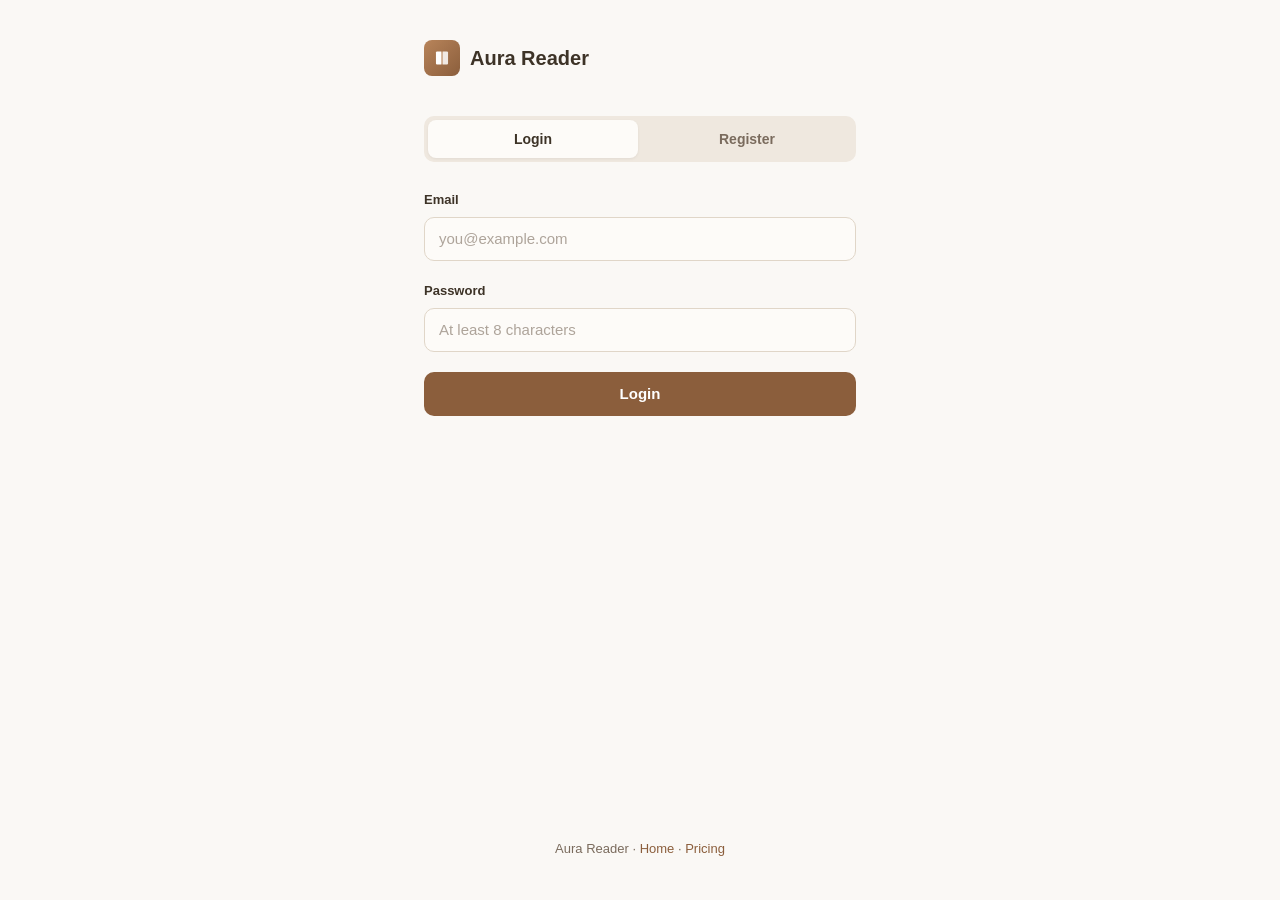
<file: login.html>
<!DOCTYPE html>
<html lang="zh-CN">
<head>
  <meta charset="UTF-8">
  <meta name="viewport" content="width=device-width, initial-scale=1.0">
  <title>Aura Reader · Login</title>
  <link rel="stylesheet" href="assets/style.css">
</head>
<body>
  <div class="page">
    <div class="logo">
      <div class="logo-mark"></div>
      <span class="logo-text">Aura Reader</span>
    </div>

    <div id="alertBox" class="alert alert-error hidden"></div>
    <div id="successBox" class="alert alert-success hidden"></div>

    <div class="auth-tabs">
      <button class="auth-tab active" id="tabLogin">Login</button>
      <button class="auth-tab" id="tabRegister">Register</button>
    </div>

    <!-- Login Form -->
    <form id="loginForm">
      <div class="form-group">
        <label class="form-label" for="loginEmail">Email</label>
        <input class="form-input" type="email" id="loginEmail" placeholder="you@example.com" required>
      </div>
      <div class="form-group">
        <label class="form-label" for="loginPassword">Password</label>
        <input class="form-input" type="password" id="loginPassword" placeholder="At least 8 characters" required>
      </div>
      <button type="submit" class="btn btn-primary btn-block" id="loginBtn">
        <span class="btn-text">Login</span>
        <span class="spinner hidden" id="loginSpinner"></span>
      </button>
    </form>

    <!-- Register Form -->
    <form id="registerForm" class="hidden">
      <div class="form-group">
        <label class="form-label" for="regEmail">Email</label>
        <input class="form-input" type="email" id="regEmail" placeholder="you@example.com" required>
      </div>
      <div class="form-group">
        <label class="form-label" for="regPassword">Password</label>
        <input class="form-input" type="password" id="regPassword" placeholder="At least 8 characters" required>
      </div>
      <div class="form-group">
        <label class="form-label" for="regPassword2">Confirm Password</label>
        <input class="form-input" type="password" id="regPassword2" placeholder="Re-enter password" required>
      </div>
      <button type="submit" class="btn btn-primary btn-block" id="registerBtn">
        <span class="btn-text">Create Account</span>
        <span class="spinner hidden" id="regSpinner"></span>
      </button>
    </form>

    <!-- Logged In View -->
    <div id="loggedInView" class="hidden">
      <div class="card text-center">
        <h2 style="font-size:18px;margin-bottom:12px;">Logged in</h2>
        <p class="text-muted mb-16" id="loggedInEmail"></p>
        <div id="planBadge" class="badge badge-free">Free</div>
        <div id="proStatus" class="mt-24">
          <p class="text-muted" style="font-size:14px;">Your Pro status has been synced to the extension.</p>
          <p class="text-muted mt-8" style="font-size:13px;">You can close this page and return to Aura Reader.</p>
        </div>
        <div id="upgradeCta" class="mt-24">
          <a href="pricing.html" class="btn btn-primary btn-block">Upgrade to Pro — $12.99</a>
        </div>
        <button class="btn btn-outline btn-block mt-16" id="logoutBtn">Log Out</button>
      </div>
    </div>

    <div class="page-footer">
      <p>Aura Reader · <a href="index.html">Home</a> · <a href="pricing.html">Pricing</a></p>
    </div>
  </div>

  <script>
    const API_BASE = 'https://aura-reader-api.fenghua25.workers.dev';
    const TOKEN_KEY = 'aura-jwt';

    // --- Token helpers ---
    function getToken() { return localStorage.getItem(TOKEN_KEY); }
    function setToken(t) { localStorage.setItem(TOKEN_KEY, t); }
    function clearToken() { localStorage.removeItem(TOKEN_KEY); localStorage.removeItem('aura-pro-status'); }
    function getEmail() {
      const token = getToken();
      if (!token) return null;
      try {
        const payload = JSON.parse(atob(token.split('.')[1]));
        return payload.email;
      } catch { return null; }
    }

    // --- UI helpers ---
    function showAlert(msg) {
      const box = document.getElementById('alertBox');
      box.textContent = msg;
      box.classList.remove('hidden');
      setTimeout(() => box.classList.add('hidden'), 5000);
    }
    function showSuccess(msg) {
      const box = document.getElementById('successBox');
      box.textContent = msg;
      box.classList.remove('hidden');
      setTimeout(() => box.classList.add('hidden'), 5000);
    }
    function hideAlerts() {
      document.getElementById('alertBox').classList.add('hidden');
      document.getElementById('successBox').classList.add('hidden');
    }

    // --- Tab switching ---
    const tabLogin = document.getElementById('tabLogin');
    const tabRegister = document.getElementById('tabRegister');
    const loginForm = document.getElementById('loginForm');
    const registerForm = document.getElementById('registerForm');

    tabLogin.addEventListener('click', () => {
      tabLogin.classList.add('active');
      tabRegister.classList.remove('active');
      loginForm.classList.remove('hidden');
      registerForm.classList.add('hidden');
      hideAlerts();
    });
    tabRegister.addEventListener('click', () => {
      tabRegister.classList.add('active');
      tabLogin.classList.remove('active');
      registerForm.classList.remove('hidden');
      loginForm.classList.add('hidden');
      hideAlerts();
    });

    // --- Login ---
    loginForm.addEventListener('submit', async (e) => {
      e.preventDefault();
      hideAlerts();
      const email = document.getElementById('loginEmail').value.trim();
      const password = document.getElementById('loginPassword').value;

      if (!email || !password) { showAlert('Please fill in all fields.'); return; }

      const btn = document.getElementById('loginBtn');
      btn.querySelector('.btn-text').classList.add('hidden');
      btn.querySelector('.spinner').classList.remove('hidden');
      btn.disabled = true;

      try {
        const res = await fetch(API_BASE + '/api/auth/login', {
          method: 'POST',
          headers: { 'Content-Type': 'application/json' },
          body: JSON.stringify({ email, password })
        });
        const data = await res.json();

        if (data.token) {
          setToken(data.token);
          await checkStatusAndShow();
        } else {
          showAlert(data.error || 'Login failed. Please check your credentials.');
        }
      } catch (err) {
        showAlert('Network error. Please check your connection and try again.');
      } finally {
        btn.querySelector('.btn-text').classList.remove('hidden');
        btn.querySelector('.spinner').classList.add('hidden');
        btn.disabled = false;
      }
    });

    // --- Register ---
    registerForm.addEventListener('submit', async (e) => {
      e.preventDefault();
      hideAlerts();
      const email = document.getElementById('regEmail').value.trim();
      const password = document.getElementById('regPassword').value;
      const password2 = document.getElementById('regPassword2').value;

      if (!email || !password) { showAlert('Please fill in all fields.'); return; }
      if (password.length < 8) { showAlert('Password must be at least 8 characters.'); return; }
      if (password !== password2) { showAlert('Passwords do not match.'); return; }

      const btn = document.getElementById('registerBtn');
      btn.querySelector('.btn-text').classList.add('hidden');
      btn.querySelector('.spinner').classList.remove('hidden');
      btn.disabled = true;

      try {
        const res = await fetch(API_BASE + '/api/auth/register', {
          method: 'POST',
          headers: { 'Content-Type': 'application/json' },
          body: JSON.stringify({ email, password })
        });
        const data = await res.json();

        if (data.token) {
          setToken(data.token);
          showSuccess('Account created! Redirecting...');
          setTimeout(() => checkStatusAndShow(), 800);
        } else {
          showAlert(data.error || 'Registration failed.');
        }
      } catch (err) {
        showAlert('Network error. Please check your connection and try again.');
      } finally {
        btn.querySelector('.btn-text').classList.remove('hidden');
        btn.querySelector('.spinner').classList.add('hidden');
        btn.disabled = false;
      }
    });

    // --- Check status and show logged-in view ---
    async function checkStatusAndShow() {
      const token = getToken();
      if (!token) return;

      const email = getEmail();
      document.getElementById('loggedInEmail').textContent = email || '';

      let paid = false;
      try {
        const res = await fetch(API_BASE + '/api/user/status', {
          headers: { 'Authorization': 'Bearer ' + token }
        });
        if (res.status === 401) {
          clearToken();
          showAlert('Session expired. Please log in again.');
          return;
        }
        const data = await res.json();
        paid = data.paid;
        localStorage.setItem('aura-pro-status', JSON.stringify({
          paid: data.paid,
          plan: data.plan,
          cachedAt: Date.now()
        }));
      } catch (err) {
        // Network error — fall back to local cache
        try {
          const cached = JSON.parse(localStorage.getItem('aura-pro-status') || '{}');
          paid = cached.paid || false;
        } catch { paid = false; }
      }

      // Update UI
      const badge = document.getElementById('planBadge');
      const upgradeCta = document.getElementById('upgradeCta');
      const proStatus = document.getElementById('proStatus');

      if (paid) {
        badge.textContent = 'Pro';
        badge.className = 'badge badge-pro';
        upgradeCta.classList.add('hidden');
        proStatus.classList.remove('hidden');
      } else {
        badge.textContent = 'Free';
        badge.className = 'badge badge-free';
        upgradeCta.classList.remove('hidden');
        proStatus.classList.add('hidden');
      }

      // Show logged-in view, hide forms
      loginForm.classList.add('hidden');
      registerForm.classList.add('hidden');
      document.querySelector('.auth-tabs').classList.add('hidden');
      document.getElementById('loggedInView').classList.remove('hidden');
      consumeRedirect();
    }

    // --- Logout ---
    document.getElementById('logoutBtn').addEventListener('click', () => {
      clearToken();
      document.getElementById('loggedInView').classList.add('hidden');
      loginForm.classList.remove('hidden');
      document.querySelector('.auth-tabs').classList.remove('hidden');
      tabLogin.click();
      showSuccess('Logged out successfully.');
    });

    // --- Auto-check on page load ---
    if (getToken()) {
      checkStatusAndShow();
    }

    // --- Handle redirect param ---
    const params = new URLSearchParams(window.location.search);
    const redirect = params.get('redirect');
    if (redirect) {
      sessionStorage.setItem('aura-redirect', redirect);
    }

    // --- Consume stored redirect after successful login (site-internal only) ---
    function consumeRedirect() {
      const dest = sessionStorage.getItem('aura-redirect');
      sessionStorage.removeItem('aura-redirect');
      if (dest && dest.startsWith('/') && !dest.startsWith('//') && !dest.includes('://')) {
        window.location.href = dest;
        return true;
      }
      return false;
    }
  </script>
</body>
</html>
</file>
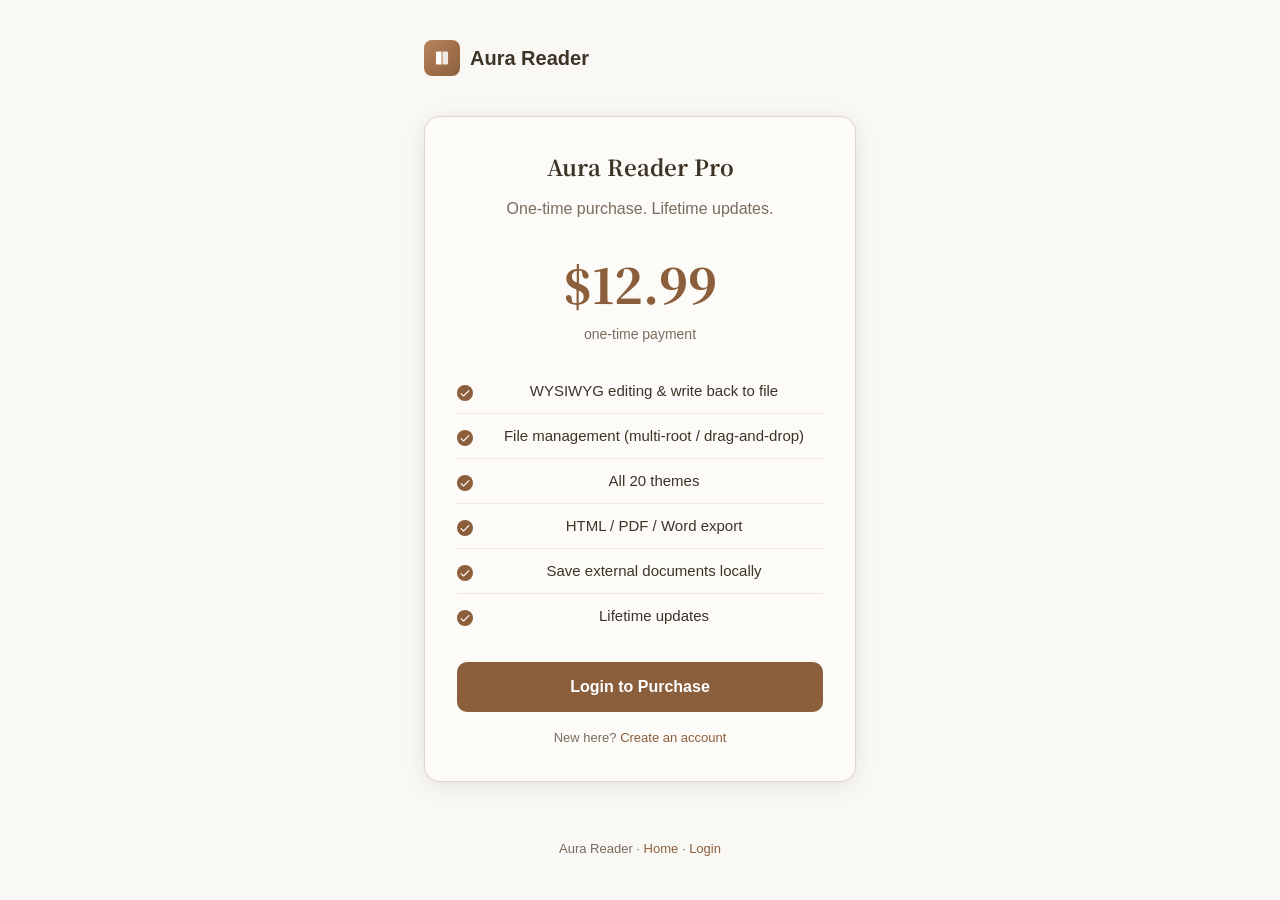
<file: pricing.html>
<!DOCTYPE html>
<html lang="zh-CN">
<head>
  <meta charset="UTF-8">
  <meta name="viewport" content="width=device-width, initial-scale=1.0">
  <title>Aura Reader Pro · Pricing</title>
  <link rel="stylesheet" href="assets/style.css">
</head>
<body>
  <div class="page">
    <div class="logo">
      <div class="logo-mark"></div>
      <span class="logo-text">Aura Reader</span>
    </div>

    <div id="alertBox" class="alert alert-error hidden"></div>
    <div id="successBox" class="alert alert-success hidden"></div>

    <!-- Not logged in -->
    <div id="loginPrompt">
      <div class="card text-center">
        <h1 style="font-size:22px;margin-bottom:12px;font-family:var(--font-serif);">Aura Reader Pro</h1>
        <p class="text-muted mb-24">One-time purchase. Lifetime updates.</p>

        <div class="price-tag">
          <span class="price-amount">$12.99</span>
          <div class="price-period">one-time payment</div>
        </div>

        <ul class="feature-list">
          <li>WYSIWYG editing & write back to file</li>
          <li>File management (multi-root / drag-and-drop)</li>
          <li>All 20 themes</li>
          <li>HTML / PDF / Word export</li>
          <li>Save external documents locally</li>
          <li>Lifetime updates</li>
        </ul>

        <a href="login.html?redirect=/pricing" class="btn btn-primary btn-block btn-lg">Login to Purchase</a>
        <p class="text-muted mt-16" style="font-size:13px;">New here? <a href="login.html?redirect=/pricing">Create an account</a></p>
      </div>
    </div>

    <!-- Logged in — Free plan -->
    <div id="freePlanView" class="hidden">
      <div class="card text-center">
        <div style="display:flex;align-items:center;justify-content:center;gap:12px;margin-bottom:8px;">
          <span class="text-muted" id="userEmail"></span>
          <span class="badge badge-free">Free</span>
        </div>

        <h1 style="font-size:22px;margin:20px 0 8px;font-family:var(--font-serif);">Upgrade to Pro</h1>
        <p class="text-muted mb-24">Unlock everything. One-time payment.</p>

        <div class="price-tag">
          <span class="price-amount">$12.99</span>
          <div class="price-period">one-time payment · lifetime updates</div>
        </div>

        <ul class="feature-list">
          <li>WYSIWYG editing & write back to file</li>
          <li>File management (multi-root / drag-and-drop)</li>
          <li>All 20 themes</li>
          <li>HTML / PDF / Word export</li>
          <li>Save external documents locally</li>
          <li>Lifetime updates</li>
        </ul>

        <button class="btn btn-primary btn-block btn-lg" id="checkoutBtn">
          <span class="btn-text">Buy Now — $12.99</span>
          <span class="spinner hidden" id="checkoutSpinner"></span>
        </button>

        <p class="text-muted mt-16" style="font-size:12px;">
          Secure checkout by Creem. Instant activation.
        </p>
      </div>
    </div>

    <!-- Logged in — Pro activated -->
    <div id="proActiveView" class="hidden">
      <div class="card text-center">
        <div style="width:64px;height:64px;margin:0 auto 16px;background:var(--primary-soft);border-radius:50%;display:flex;align-items:center;justify-content:center;">
          <svg width="32" height="32" viewBox="0 0 16 16" fill="var(--primary)"><path d="M2 3.75A.75.75 0 0 1 3.3 3.2l3.4 2.55L8 3.5l1.3 2.25 3.4-2.55A.75.75 0 0 1 14 3.75v7.5a.75.75 0 0 1-.75.75H2.75a.75.75 0 0 1-.75-.75v-7.5Z"/></svg>
        </div>
        <h1 style="font-size:22px;margin-bottom:8px;font-family:var(--font-serif);">Pro Activated</h1>
        <p class="text-muted mb-8" id="proUserEmail"></p>
        <span class="badge badge-pro">Pro</span>
        <p class="text-muted mt-24" style="font-size:14px;">
          Your Pro status has been synced to the extension.<br>
          You can close this page and return to Aura Reader.
        </p>
      </div>
    </div>

    <!-- Processing payment -->
    <div id="processingView" class="hidden">
      <div class="card text-center">
        <div class="spinner" style="width:32px;height:32px;margin:0 auto 16px;border-width:3px;"></div>
        <h2 style="font-size:18px;margin-bottom:8px;">Waiting for payment...</h2>
        <p class="text-muted" style="font-size:14px;">
          Complete your purchase in the checkout window.<br>
          This page will update automatically once payment is confirmed.
        </p>
        <p class="text-muted mt-16" style="font-size:13px;">
          Already paid? <a href="#" id="refreshStatus">Check status</a>
        </p>
      </div>
    </div>

    <div class="page-footer">
      <p>Aura Reader · <a href="index.html">Home</a> · <a href="login.html">Login</a></p>
    </div>
  </div>

  <script>
    const API_BASE = 'https://aura-reader-api.fenghua25.workers.dev';
    const TOKEN_KEY = 'aura-jwt';
    // Creem checkout URL
    const CREEM_CHECKOUT_URL = 'https://creem.io/payment/prod_6uXEIs0CjyYKzcJn6J6jJF';

    function getToken() { return localStorage.getItem(TOKEN_KEY); }
    function clearToken() { localStorage.removeItem(TOKEN_KEY); localStorage.removeItem('aura-pro-status'); }
    function getEmail() {
      const token = getToken();
      if (!token) return null;
      try {
        const payload = JSON.parse(atob(token.split('.')[1]));
        return payload.email;
      } catch { return null; }
    }

    function showAlert(msg) {
      const box = document.getElementById('alertBox');
      box.textContent = msg;
      box.classList.remove('hidden');
    }

    const loginPrompt = document.getElementById('loginPrompt');
    const freePlanView = document.getElementById('freePlanView');
    const proActiveView = document.getElementById('proActiveView');
    const processingView = document.getElementById('processingView');

    // --- Check status and render appropriate view ---
    async function checkStatus() {
      const token = getToken();
      if (!token) {
        loginPrompt.classList.remove('hidden');
        freePlanView.classList.add('hidden');
        proActiveView.classList.add('hidden');
        processingView.classList.add('hidden');
        return;
      }

      let paid = false;
      try {
        const res = await fetch(API_BASE + '/api/user/status', {
          headers: { 'Authorization': 'Bearer ' + token }
        });
        if (res.status === 401) {
          clearToken();
          loginPrompt.classList.remove('hidden');
          freePlanView.classList.add('hidden');
          proActiveView.classList.add('hidden');
          processingView.classList.add('hidden');
          return;
        }
        const data = await res.json();
        paid = data.paid;
        localStorage.setItem('aura-pro-status', JSON.stringify({
          paid: data.paid,
          plan: data.plan,
          cachedAt: Date.now()
        }));
      } catch (err) {
        try {
          const cached = JSON.parse(localStorage.getItem('aura-pro-status') || '{}');
          paid = cached.paid || false;
        } catch { paid = false; }
      }

      const email = getEmail();

      loginPrompt.classList.add('hidden');
      if (paid) {
        freePlanView.classList.add('hidden');
        processingView.classList.add('hidden');
        proActiveView.classList.remove('hidden');
        document.getElementById('proUserEmail').textContent = email || '';
      } else {
        proActiveView.classList.add('hidden');
        processingView.classList.add('hidden');
        freePlanView.classList.remove('hidden');
        document.getElementById('userEmail').textContent = email || '';
      }
    }

    // --- Checkout ---
    document.getElementById('checkoutBtn').addEventListener('click', async () => {
      const btn = document.getElementById('checkoutBtn');
      btn.querySelector('.btn-text').classList.add('hidden');
      btn.querySelector('.spinner').classList.remove('hidden');
      btn.disabled = true;

      // Open Creem checkout in new tab
      window.open(CREEM_CHECKOUT_URL, '_blank');

      // Switch to processing view
      freePlanView.classList.add('hidden');
      processingView.classList.remove('hidden');

      // Start polling for payment confirmation
      let attempts = 0;
      const pollInterval = setInterval(async () => {
        attempts++;
        if (attempts > 60) { // 5 minutes max
          clearInterval(pollInterval);
          return;
        }
        try {
          const res = await fetch(API_BASE + '/api/user/status', {
            headers: { 'Authorization': 'Bearer ' + getToken() }
          });
          if (res.ok) {
            const data = await res.json();
            if (data.paid) {
              clearInterval(pollInterval);
              localStorage.setItem('aura-pro-status', JSON.stringify({
                paid: data.paid,
                plan: data.plan,
                cachedAt: Date.now()
              }));
              checkStatus();
            }
          }
        } catch (err) {}
      }, 5000); // Poll every 5 seconds
    });

    // --- Manual refresh ---
    document.getElementById('refreshStatus').addEventListener('click', (e) => {
      e.preventDefault();
      checkStatus();
    });

    // --- Auto-check on load ---
    checkStatus();

    // --- Poll if returning from checkout ---
    const params = new URLSearchParams(window.location.search);
    if (params.get('status') === 'processing') {
      checkStatus();
      // Continue polling
      const pollInterval = setInterval(async () => {
        try {
          const res = await fetch(API_BASE + '/api/user/status', {
            headers: { 'Authorization': 'Bearer ' + getToken() }
          });
          if (res.ok) {
            const data = await res.json();
            if (data.paid) {
              clearInterval(pollInterval);
              localStorage.setItem('aura-pro-status', JSON.stringify({
                paid: data.paid,
                plan: data.plan,
                cachedAt: Date.now()
              }));
              checkStatus();
            }
          }
        } catch (err) {}
      }, 5000);
      setTimeout(() => clearInterval(pollInterval), 300000); // 5 min timeout
    }
  </script>
</body>
</html>
</file>
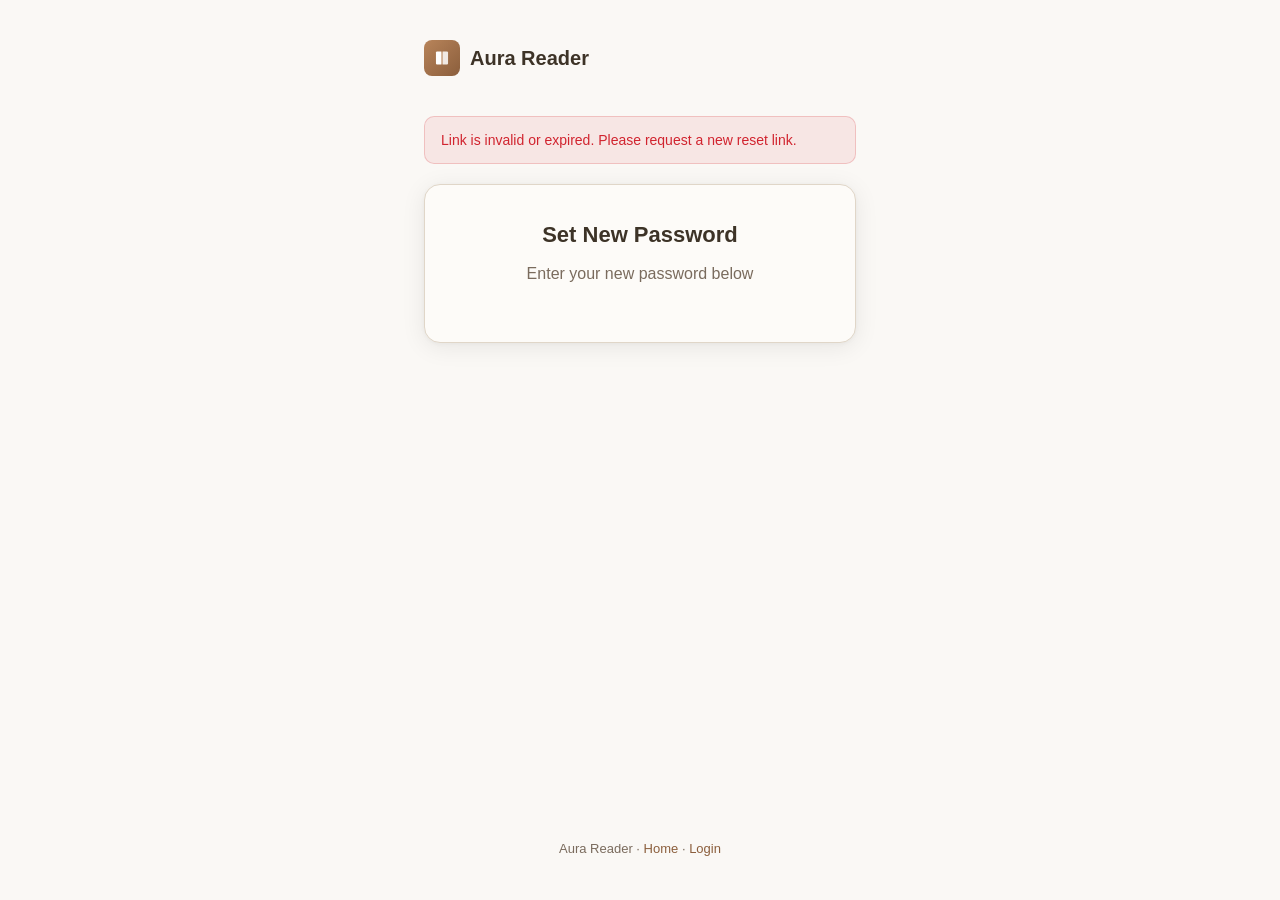
<file: reset.html>
<!DOCTYPE html>
<html lang="en">
<head>
<meta charset="UTF-8">
<meta name="viewport" content="width=device-width, initial-scale=1.0">
<title>Aura Reader — Reset Password</title>
<link rel="stylesheet" href="assets/style.css">
</head>
<body>
<div class="page">
  <div class="logo">
    <div class="logo-mark"></div>
    <span class="logo-text">Aura Reader</span>
  </div>

  <div id="alert" class="alert hidden"></div>

  <div class="card text-center">
    <h1 style="font-size:22px;margin-bottom:8px;">Set New Password</h1>
    <p class="text-muted mb-24" id="subTitle">Enter your new password below</p>
    <form id="resetForm" onsubmit="return doReset(event)">
      <div class="form-group">
        <label class="form-label" for="password" id="lblPass">New Password</label>
        <input class="form-input" type="password" id="password" placeholder="********" required>
      </div>
      <div class="form-group">
        <label class="form-label" for="password2" id="lblConfirm">Confirm Password</label>
        <input class="form-input" type="password" id="password2" placeholder="********" required>
      </div>
      <button type="submit" class="btn btn-primary btn-block" id="submitBtn">Reset Password</button>
    </form>
    <div id="loginLink" style="display:none;margin-top:16px;">
      <a href="https://aura-reader.github.io">Back to Home</a>
    </div>
  </div>

  <div class="page-footer">
    <p>Aura Reader · <a href="index.html">Home</a> · <a href="login.html">Login</a></p>
  </div>
</div>
<script>
const API = 'https://aura-reader-api.fenghua25.workers.dev';
const urlParams = new URLSearchParams(window.location.search);
const token = urlParams.get('token');

// Detect language from browser
const isZh = navigator.language.startsWith('zh');
const T = isZh ? {
  title:'设置新密码', subTitle:'请在下方输入新密码',
  lblPass:'新密码', lblConfirm:'确认密码', btn:'重置密码',
  errEmpty:'请填写所有字段', errShort:'密码至少 8 位', errMatch:'两次密码不一致',
  errToken:'链接无效或已过期，请重新申请重置', errFail:'操作失败，请重试',
  success:'密码重置成功！正在跳转登录...', loginLink:'返回首页'
} : {
  title:'Set New Password', subTitle:'Enter your new password below',
  lblPass:'New Password', lblConfirm:'Confirm Password', btn:'Reset Password',
  errEmpty:'Please fill in all fields', errShort:'Password must be at least 8 characters', errMatch:'Passwords do not match',
  errToken:'Link is invalid or expired. Please request a new reset link.', errFail:'Operation failed. Please try again.',
  success:'Password reset successful! Redirecting to login...', loginLink:'Back to Home'
};

// Apply text
document.getElementById('subTitle').textContent = T.subTitle;
document.getElementById('lblPass').textContent = T.lblPass;
document.getElementById('lblConfirm').textContent = T.lblConfirm;
document.getElementById('submitBtn').textContent = T.btn;

if(!token){
  showAlert('error', T.errToken);
  document.getElementById('resetForm').style.display = 'none';
}

function showAlert(type, msg){
  const el = document.getElementById('alert');
  el.textContent = msg;
  el.className = 'alert alert-' + type;
}

async function doReset(e){
  e.preventDefault();
  const password = document.getElementById('password').value;
  const password2 = document.getElementById('password2').value;

  if(!password || !password2){ showAlert('error', T.errEmpty); return false; }
  if(password.length < 8){ showAlert('error', T.errShort); return false; }
  if(password !== password2){ showAlert('error', T.errMatch); return false; }

  const btn = document.getElementById('submitBtn');
  btn.disabled = true;

  try {
    const res = await fetch(API + '/api/auth/reset-confirm', {
      method:'POST', headers:{'Content-Type':'application/json'},
      body: JSON.stringify({token, password})
    });
    const data = await res.json();

    if(data.ok){
      showAlert('success', T.success);
      document.getElementById('resetForm').style.display = 'none';
      document.getElementById('loginLink').style.display = 'block';
      document.querySelector('#loginLink a').textContent = T.loginLink;
      setTimeout(() => { window.location.href = 'https://aura-reader.github.io'; }, 3000);
    } else {
      showAlert('error', data.error === 'Invalid or expired token' || data.error === 'Token expired' ? T.errToken : T.errFail);
    }
  } catch {
    showAlert('error', T.errFail);
  }
  btn.disabled = false;
  return false;
}
</script>
</body>
</html>
</file>
<file: assets/style.css>
@import url('https://fonts.googleapis.com/css2?family=Noto+Serif+SC:wght@600;700&display=swap');

/* Aura Reader Pages — Shared Styles
   Warm parchment palette matching the extension's design language */

:root {
  --bg: #faf8f5;
  --surface: #fdfbf8;
  --fg: #3d3327;
  --muted: #7a6b5d;
  --border: #e0d6c8;
  --border-subtle: #efe8df;
  --primary: #8b5e3c;
  --primary-strong: #7a4f2f;
  --primary-soft: rgba(139,94,60,0.12);
  --primary-on: #fff;
  --success: #1a7f37;
  --error: #d1242f;
  --radius: 10px;
  --radius-lg: 16px;
  --shadow: 0 4px 24px rgba(28,24,20,0.08), 0 1px 4px rgba(28,24,20,0.04);
  --shadow-lg: 0 16px 64px rgba(28,24,20,0.12), 0 4px 16px rgba(28,24,20,0.06);
  --font-sans: -apple-system, BlinkMacSystemFont, "Segoe UI", "PingFang SC", "Microsoft YaHei", sans-serif;
  --font-serif: "Noto Serif SC", Georgia, "Times New Roman", "Songti SC", serif;
}

* { box-sizing: border-box; margin: 0; padding: 0; }

html, body {
  font-family: var(--font-sans);
  color: var(--fg);
  background: var(--bg);
  line-height: 1.6;
  -webkit-font-smoothing: antialiased;
}

a { color: var(--primary); text-decoration: none; }
a:hover { text-decoration: underline; }

/* === Layout === */
.page {
  max-width: 480px;
  margin: 0 auto;
  padding: 40px 24px;
  min-height: 100vh;
  display: flex;
  flex-direction: column;
}

.page-wide {
  max-width: 800px;
  margin: 0 auto;
  padding: 40px 24px;
  min-height: 100vh;
}

/* === Logo / Header === */
.logo {
  display: flex;
  align-items: center;
  gap: 10px;
  margin-bottom: 40px;
}
.logo-mark {
  width: 36px; height: 36px;
  border-radius: 8px;
  background: url("data:image/svg+xml,%3Csvg%20xmlns='http://www.w3.org/2000/svg'%20width='40'%20height='40'%20viewBox='0%200%2040%2040'%20fill='none'%3E%3Crect%20x='9'%20y='8'%20width='11'%20height='24'%20rx='2'%20fill='%23fff'/%3E%3Crect%20x='20'%20y='8'%20width='11'%20height='24'%20rx='2'%20fill='%23fff'%20opacity='.85'/%3E%3Crect%20x='19'%20y='8'%20width='2'%20height='24'%20fill='%23b8845a'/%3E%3C/svg%3E") center / 22px 22px no-repeat, linear-gradient(135deg,#b8845a,#8b5e3c);
  flex-shrink: 0;
}
.logo-text {
  font-size: 20px;
  font-weight: 700;
  color: var(--fg);
}

/* === Forms === */
.form-group {
  margin-bottom: 20px;
}
.form-label {
  display: block;
  font-size: 13px;
  font-weight: 600;
  color: var(--fg);
  margin-bottom: 6px;
}
.form-input {
  width: 100%;
  height: 44px;
  padding: 0 14px;
  border: 1px solid var(--border);
  border-radius: var(--radius);
  font-size: 15px;
  font-family: var(--font-sans);
  color: var(--fg);
  background: var(--surface);
  outline: none;
  transition: border-color 150ms ease, box-shadow 150ms ease;
}
.form-input:focus {
  border-color: var(--primary);
  box-shadow: 0 0 0 3px var(--primary-soft);
}
.form-input::placeholder { color: var(--muted); opacity: 0.6; }

/* === Buttons === */
.btn {
  display: inline-flex;
  align-items: center;
  justify-content: center;
  height: 44px;
  padding: 0 24px;
  border: none;
  border-radius: var(--radius);
  font-size: 15px;
  font-weight: 600;
  font-family: var(--font-sans);
  cursor: pointer;
  transition: background 150ms ease, transform 100ms ease;
  text-decoration: none;
}
.btn:hover { text-decoration: none; }
.btn:active { transform: scale(0.98); }
.btn-primary {
  background: var(--primary);
  color: var(--primary-on);
}
.btn-primary:hover { background: var(--primary-strong); }
.btn-outline {
  background: transparent;
  border: 1px solid var(--border);
  color: var(--fg);
}
.btn-outline:hover { background: var(--border-subtle); }
.btn-block { width: 100%; }
.btn-lg { height: 50px; font-size: 16px; }

/* === Card === */
.card {
  background: var(--surface);
  border: 1px solid var(--border);
  border-radius: var(--radius-lg);
  box-shadow: var(--shadow);
  padding: 32px;
}

/* === Alert === */
.alert {
  padding: 12px 16px;
  border-radius: var(--radius);
  font-size: 14px;
  margin-bottom: 20px;
}
.alert-error {
  background: rgba(209,36,47,0.08);
  color: var(--error);
  border: 1px solid rgba(209,36,47,0.2);
}
.alert-success {
  background: rgba(26,127,55,0.08);
  color: var(--success);
  border: 1px solid rgba(26,127,55,0.2);
}
.alert-info {
  background: var(--primary-soft);
  color: var(--primary);
}

/* === Tabs === */
.auth-tabs {
  display: flex;
  gap: 4px;
  background: var(--border-subtle);
  border-radius: var(--radius);
  padding: 4px;
  margin-bottom: 28px;
}
.auth-tab {
  flex: 1;
  height: 38px;
  border: none;
  background: transparent;
  border-radius: 8px;
  font-size: 14px;
  font-weight: 600;
  font-family: var(--font-sans);
  color: var(--muted);
  cursor: pointer;
  transition: background 150ms ease, color 150ms ease;
}
.auth-tab.active {
  background: var(--surface);
  color: var(--fg);
  box-shadow: 0 1px 3px rgba(0,0,0,0.06);
}

/* === Pricing === */
.price-tag {
  text-align: center;
  margin: 24px 0;
}
.price-amount {
  font-size: 48px;
  font-weight: 800;
  color: var(--primary);
  font-family: var(--font-serif);
}
.price-period {
  font-size: 14px;
  color: var(--muted);
}

.feature-list {
  list-style: none;
  margin: 24px 0;
}
.feature-list li {
  padding: 10px 0 10px 28px;
  position: relative;
  font-size: 15px;
  color: var(--fg);
  border-bottom: 1px solid var(--border-subtle);
}
.feature-list li:last-child { border-bottom: none; }
.feature-list li::before {
  content: '';
  position: absolute;
  left: 0;
  top: 16px;
  width: 16px;
  height: 16px;
  background: var(--primary);
  border-radius: 50%;
  background-image: url("data:image/svg+xml,%3Csvg xmlns='http://www.w3.org/2000/svg' width='12' height='12' viewBox='0 0 16 16'%3E%3Cpath d='M13.78 4.22a.75.75 0 0 1 0 1.06l-7.25 7.25a.75.75 0 0 1-1.06 0L2.22 9.28a.75.75 0 1 1 1.06-1.06l2.69 2.69 6.72-6.69a.75.75 0 0 1 1.06 0Z' fill='white'/%3E%3C/svg%3E");
  background-repeat: no-repeat;
  background-position: center;
  background-size: 12px;
}

/* === Status badge === */
.badge {
  display: inline-flex;
  align-items: center;
  gap: 4px;
  padding: 4px 12px;
  border-radius: 20px;
  font-size: 12px;
  font-weight: 700;
  letter-spacing: 0.03em;
}
.badge-free { background: var(--border-subtle); color: var(--muted); }
.badge-pro { background: var(--primary-soft); color: var(--primary); }

/* === Footer === */
.page-footer {
  margin-top: auto;
  padding-top: 40px;
  text-align: center;
  font-size: 13px;
  color: var(--muted);
}

/* === Misc === */
.hidden { display: none !important; }
.text-center { text-align: center; }
.text-muted { color: var(--muted); }
.mt-8 { margin-top: 8px; }
.mt-16 { margin-top: 16px; }
.mt-24 { margin-top: 24px; }
.mt-32 { margin-top: 32px; }
.mb-8 { margin-bottom: 8px; }
.mb-16 { margin-bottom: 16px; }
.mb-24 { margin-bottom: 24px; }

/* === Spinner === */
.spinner {
  display: inline-block;
  width: 16px;
  height: 16px;
  border: 2px solid var(--border);
  border-top-color: var(--primary);
  border-radius: 50%;
  animation: spin 0.6s linear infinite;
}
@keyframes spin { to { transform: rotate(360deg); } }

/* === Responsive === */
@media (max-width: 520px) {
  .page { padding: 24px 16px; }
  .card { padding: 24px 20px; }
  .price-amount { font-size: 40px; }
}
</file>
